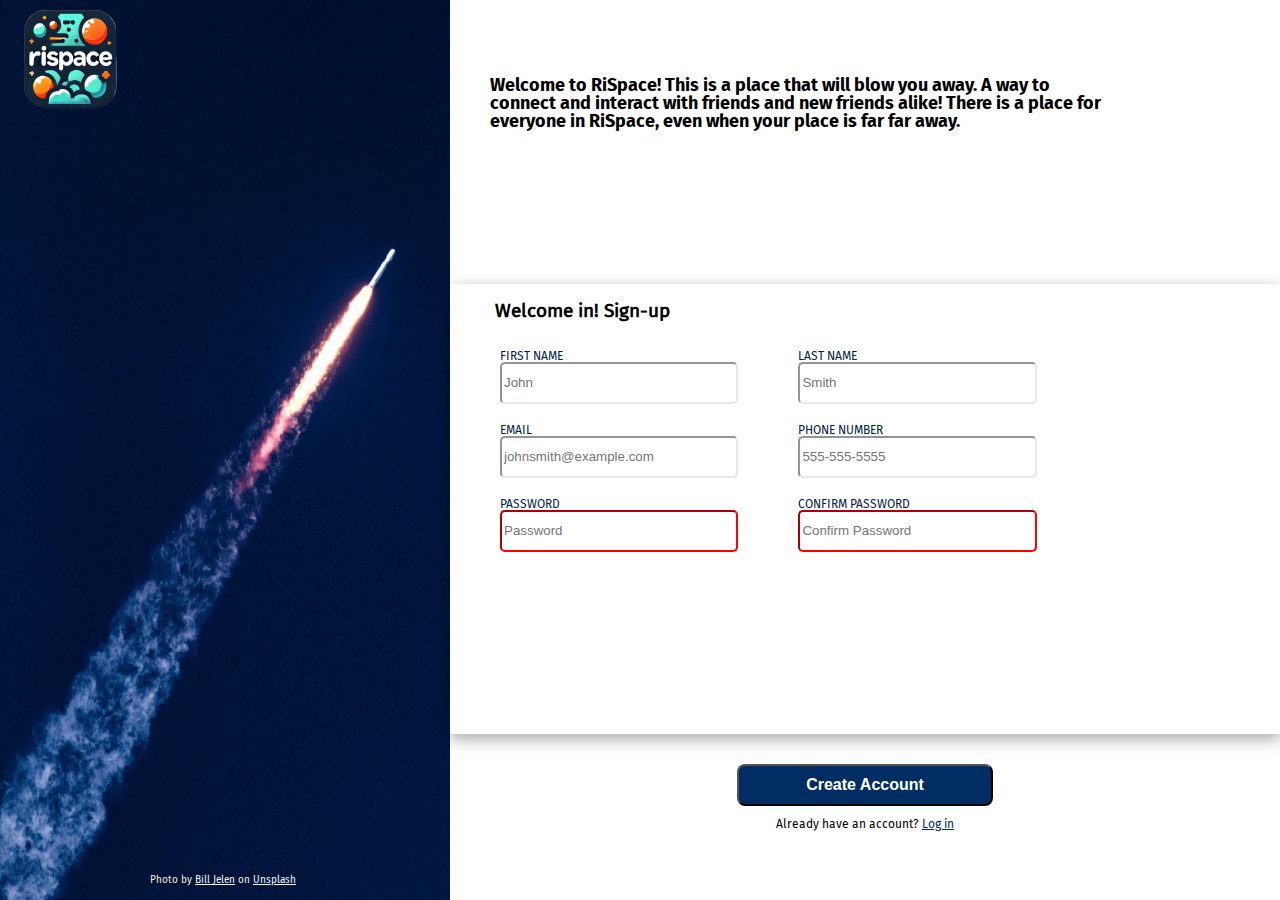
<file: index.html>
<!DOCTYPE html>
<html lang="en">
  <head>
    <meta charset="UTF-8" />
    <meta name="viewport" content="width=device-width, initial-scale=1.0" />
    <title>Sign-up Form</title>
    <link rel="stylesheet" href="style.css" />
  </head>
  <body>
    <div class="main-container">
      <div class="left-side">
          <img
            class="rocket-img"
            src="./images/rocket.jpg"
            alt="Rocket Launch"
          />

        <div class="logo">
          <img class="rispace-img" src="./images/rispace.png" alt="rispace" />
          <p>Photo by <a href="https://unsplash.com/@billjelen">Bill Jelen</a> on <a href="https://unsplash.com/">Unsplash</a></p>
        </div>
      </div>

      <div class="right-side">
        <div class="text-container">
          <p>
            Welcome to RiSpace! This is a place that will blow you away. A way
            to connect and interact with friends and new friends alike! There is
            a place for everyone in RiSpace, even when your place is far far
            away.
          </p>
        </div>
        

        <div class="form-container">
          <h3>Welcome in! Sign-up</h3>

          <form>
              <div class="forms">
              <div class="name-input">
                <div>
                <label for="first-name">FIRST NAME</label>
                <input
                  type="text"
                  id="first-name"
                  name="name"
                  placeholder="John"
                  required
                />
              </div>
<div>
                <label for="last-name">LAST NAME</label>
                <input
                  type="text"
                  id="last-name"
                  name="name"
                  placeholder="Smith"
                  required
                />
              </div>
              </div>

              <div class="email-phone">
              <div>
                <label for="email-address">EMAIL</label>

                <input
                  type="email"
                  id="email-address"
                  name="email"
                  placeholder="johnsmith@example.com"
                  required
                />
              </div>
              <div>
                <label for="phone-number">PHONE NUMBER</label>

                <input
                  type="tel"
                  id="phone-number"
                  name="phone"
                  placeholder="555-555-5555"
                  required
                />
              </div>
              </div>

              <div class="password-input">
                <div>
                <label for="password">PASSWORD</label>

                <input
                  type="password"
                  id="password"
                  name="pass"
                  placeholder="Password"
                  minlength="8"
                  required
                />
                </div>
              <div>
                <label for="confirm-password">CONFIRM PASSWORD</label>

                <input
                  type="password"
                  id="confirm-password"
                  name="confirm-pass"
                  placeholder="Confirm Password"
                  required
                />
              </div>
              </div>
            </div>
          </div>

          <div class="create-account">
            <div class="button-container">
              <button>Create Account</button>
            </div>
          </form>

          <div class="login-redirect">
            <p>
              Already have an account?
              <a href="https://www.google.com">Log in</a>
            </p>
          </div>
          </div>
      </div>
    </div>
  </body>
</html>
</file>
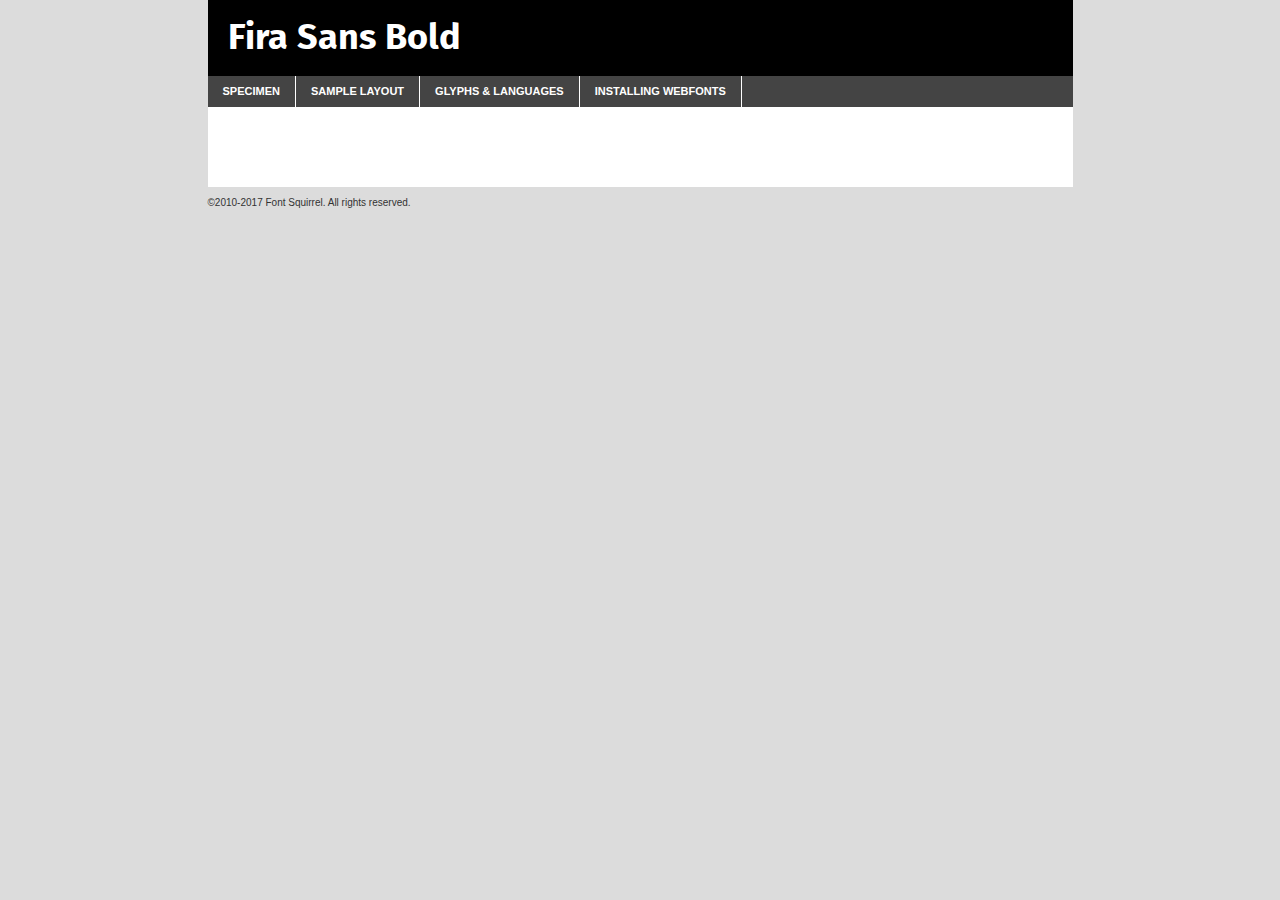
<file: webfontkit/firasans-bold-demo.html>
<!DOCTYPE html PUBLIC "-//W3C//DTD XHTML 1.0 Transitional//EN"
        "http://www.w3.org/TR/xhtml1/DTD/xhtml1-transitional.dtd">

<html xmlns="http://www.w3.org/1999/xhtml" xml:lang="en" lang="en">
<head>
    <meta http-equiv="Content-Type" content="text/html; charset=utf-8"/>
    <script src="http://ajax.googleapis.com/ajax/libs/jquery/1.7.2/jquery.min.js" type="text/javascript" charset="utf-8"></script>
    <script type="text/javascript">
		(function($) {
			$.fn.easyTabs = function(option) {
				var param = jQuery.extend({ fadeSpeed: 'fast', defaultContent: 1, activeClass: 'active' }, option);
				$(this).each(function() {
					var thisId = '#' + this.id;
					if ( param.defaultContent == '' )
					{
						param.defaultContent = 1;
					}
					if ( typeof param.defaultContent == 'number' )
					{
						var defaultTab = $(thisId + ' .tabs li:eq(' + (param.defaultContent - 1) + ') a').attr('href').substr(1);
					}
					else
					{
						var defaultTab = param.defaultContent;
					}
					$(thisId + ' .tabs li a').each(function() {
						var tabToHide = $(this).attr('href').substr(1);
						$('#' + tabToHide).addClass('easytabs-tab-content');
					});
					hideAll();
					changeContent(defaultTab);

					function hideAll() {$(thisId + ' .easytabs-tab-content').hide();}

					function changeContent(tabId)
					{
						hideAll();
						$(thisId + ' .tabs li').removeClass(param.activeClass);
						$(thisId + ' .tabs li a[href=#' + tabId + ']').closest('li').addClass(param.activeClass);
						if ( param.fadeSpeed != 'none' )
						{
							$(thisId + ' #' + tabId).fadeIn(param.fadeSpeed);
						}
						else
						{
							$(thisId + ' #' + tabId).show();
						}
					}

					$(thisId + ' .tabs li').click(function() {
						var tabId = $(this).find('a').attr('href').substr(1);
						changeContent(tabId);
						return false;
					});
				});
			}
		})(jQuery);
    </script>
    <link rel="stylesheet" href="specimen_files/specimen_stylesheet.css" type="text/css" charset="utf-8"/>
    <link rel="stylesheet" href="stylesheet.css" type="text/css" charset="utf-8"/>

    <style type="text/css">
        		body {
			font-family: 'fira_sansbold';
        		}

            </style>

    <title>Fira Sans Bold Specimen</title>


    <script type="text/javascript" charset="utf-8">
		$(document).ready(function() {
			$('#container').easyTabs({ defaultContent: 1 });
		});
    </script>
</head>

<body>
<div id="container">
    <div id="header">
		Fira Sans Bold    </div>
    <ul class="tabs">
        <li><a href="#specimen">Specimen</a></li>
        <li><a href="#layout">Sample Layout</a></li>
		        <li><a href="#glyphs">Glyphs &amp; Languages</a></li>
        <li><a href="#installing">Installing Webfonts</a></li>

    </ul>

    <div id="main_content">


        <div id="specimen">

            <div class="section">
                <div class="grid12 firstcol">
                    <div class="huge">AaBb</div>
                </div>
            </div>

            <div class="section">
                <div class="glyph_range">A&#x200B;B&#x200b;C&#x200b;D&#x200b;E&#x200b;F&#x200b;G&#x200b;H&#x200b;I&#x200b;J&#x200b;K&#x200b;L&#x200b;M&#x200b;N&#x200b;O&#x200b;P&#x200b;Q&#x200b;R&#x200b;S&#x200b;T&#x200b;U&#x200b;V&#x200b;W&#x200b;X&#x200b;Y&#x200b;Z&#x200b;a&#x200b;b&#x200b;c&#x200b;d&#x200b;e&#x200b;f&#x200b;g&#x200b;h&#x200b;i&#x200b;j&#x200b;k&#x200b;l&#x200b;m&#x200b;n&#x200b;o&#x200b;p&#x200b;q&#x200b;r&#x200b;s&#x200b;t&#x200b;u&#x200b;v&#x200b;w&#x200b;x&#x200b;y&#x200b;z&#x200b;1&#x200b;2&#x200b;3&#x200b;4&#x200b;5&#x200b;6&#x200b;7&#x200b;8&#x200b;9&#x200b;0&#x200b;&amp;&#x200b;.&#x200b;,&#x200b;?&#x200b;!&#x200b;&#64;&#x200b;(&#x200b;)&#x200b;#&#x200b;$&#x200b;%&#x200b;*&#x200b;+&#x200b;-&#x200b;=&#x200b;:&#x200b;;</div>
            </div>
            <div class="section">
                <div class="grid12 firstcol">
                    <table class="sample_table">
                        <tr>
                            <td>10</td>
                            <td class="size10">abcdefghijklmnopqrstuvwxyzABCDEFGHIJKLMNOPQRSTUVWXYZ0123456789abcdefghijklmnopqrstuvwxyzABCDEFGHIJKLMNOPQRSTUVWXYZ0123456789abcdefghijklmnopqrstuvwxyzABCDEFGHIJKLMNOPQRSTUVWXYZ</td>
                        </tr>
                        <tr>
                            <td>11</td>
                            <td class="size11">abcdefghijklmnopqrstuvwxyzABCDEFGHIJKLMNOPQRSTUVWXYZ0123456789abcdefghijklmnopqrstuvwxyzABCDEFGHIJKLMNOPQRSTUVWXYZ0123456789abcdefghijklmnopqrstuvwxyzABCDEFGHIJKLMNOPQRSTUVWXYZ</td>
                        </tr>
                        <tr>
                            <td>12</td>
                            <td class="size12">abcdefghijklmnopqrstuvwxyzABCDEFGHIJKLMNOPQRSTUVWXYZ0123456789abcdefghijklmnopqrstuvwxyzABCDEFGHIJKLMNOPQRSTUVWXYZ0123456789abcdefghijklmnopqrstuvwxyzABCDEFGHIJKLMNOPQRSTUVWXYZ</td>
                        </tr>
                        <tr>
                            <td>13</td>
                            <td class="size13">abcdefghijklmnopqrstuvwxyzABCDEFGHIJKLMNOPQRSTUVWXYZ0123456789abcdefghijklmnopqrstuvwxyzABCDEFGHIJKLMNOPQRSTUVWXYZ0123456789abcdefghijklmnopqrstuvwxyzABCDEFGHIJKLMNOPQRSTUVWXYZ</td>
                        </tr>
                        <tr>
                            <td>14</td>
                            <td class="size14">abcdefghijklmnopqrstuvwxyzABCDEFGHIJKLMNOPQRSTUVWXYZ0123456789abcdefghijklmnopqrstuvwxyzABCDEFGHIJKLMNOPQRSTUVWXYZ0123456789abcdefghijklmnopqrstuvwxyzABCDEFGHIJKLMNOPQRSTUVWXYZ</td>
                        </tr>
                        <tr>
                            <td>16</td>
                            <td class="size16">abcdefghijklmnopqrstuvwxyzABCDEFGHIJKLMNOPQRSTUVWXYZ0123456789abcdefghijklmnopqrstuvwxyzABCDEFGHIJKLMNOPQRSTUVWXYZ</td>
                        </tr>
                        <tr>
                            <td>18</td>
                            <td class="size18">abcdefghijklmnopqrstuvwxyzABCDEFGHIJKLMNOPQRSTUVWXYZ0123456789abcdefghijklmnopqrstuvwxyzABCDEFGHIJKLMNOPQRSTUVWXYZ</td>
                        </tr>
                        <tr>
                            <td>20</td>
                            <td class="size20">abcdefghijklmnopqrstuvwxyzABCDEFGHIJKLMNOPQRSTUVWXYZ0123456789abcdefghijklmnopqrstuvwxyzABCDEFGHIJKLMNOPQRSTUVWXYZ</td>
                        </tr>
                        <tr>
                            <td>24</td>
                            <td class="size24">abcdefghijklmnopqrstuvwxyzABCDEFGHIJKLMNOPQRSTUVWXYZ0123456789abcdefghijklmnopqrstuvwxyzABCDEFGHIJKLMNOPQRSTUVWXYZ</td>
                        </tr>
                        <tr>
                            <td>30</td>
                            <td class="size30">abcdefghijklmnopqrstuvwxyzABCDEFGHIJKLMNOPQRSTUVWXYZ0123456789abcdefghijklmnopqrstuvwxyzABCDEFGHIJKLMNOPQRSTUVWXYZ</td>
                        </tr>
                        <tr>
                            <td>36</td>
                            <td class="size36">abcdefghijklmnopqrstuvwxyzABCDEFGHIJKLMNOPQRSTUVWXYZ0123456789abcdefghijklmnopqrstuvwxyzABCDEFGHIJKLMNOPQRSTUVWXYZ</td>
                        </tr>
                        <tr>
                            <td>48</td>
                            <td class="size48">abcdefghijklmnopqrstuvwxyzABCDEFGHIJKLMNOPQRSTUVWXYZ0123456789abcdefghijklmnopqrstuvwxyzABCDEFGHIJKLMNOPQRSTUVWXYZ</td>
                        </tr>
                        <tr>
                            <td>60</td>
                            <td class="size60">abcdefghijklmnopqrstuvwxyzABCDEFGHIJKLMNOPQRSTUVWXYZ0123456789abcdefghijklmnopqrstuvwxyzABCDEFGHIJKLMNOPQRSTUVWXYZ</td>
                        </tr>
                        <tr>
                            <td>72</td>
                            <td class="size72">abcdefghijklmnopqrstuvwxyzABCDEFGHIJKLMNOPQRSTUVWXYZ0123456789abcdefghijklmnopqrstuvwxyzABCDEFGHIJKLMNOPQRSTUVWXYZ</td>
                        </tr>
                        <tr>
                            <td>90</td>
                            <td class="size90">abcdefghijklmnopqrstuvwxyzABCDEFGHIJKLMNOPQRSTUVWXYZ0123456789abcdefghijklmnopqrstuvwxyzABCDEFGHIJKLMNOPQRSTUVWXYZ</td>
                        </tr>
                    </table>

                </div>

            </div>


            <div class="section" id="bodycomparison">


                <div id="xheight">
                    <div class="fontbody">&#x25FC;&#x25FC;&#x25FC;&#x25FC;&#x25FC;&#x25FC;&#x25FC;&#x25FC;&#x25FC;&#x25FC;&#x25FC;&#x25FC;&#x25FC;&#x25FC;&#x25FC;&#x25FC;&#x25FC;&#x25FC;&#x25FC;&#x25FC;&#x25FC;&#x25FC;&#x25FC;&#x25FC;&#x25FC;&#x25FC;&#x25FC;&#x25FC;&#x25FC;&#x25FC;&#x25FC;&#x25FC;&#x25FC;&#x25FC;&#x25FC;&#x25FC;&#x25FC;&#x25FC;&#x25FC;&#x25FC;&#x25FC;&#x25FC;&#x25FC;&#x25FC;&#x25FC;&#x25FC;&#x25FC;&#x25FC;&#x25FC;&#x25FC;&#x25FC;&#x25FC;&#x25FC;&#x25FC;&#x25FC;&#x25FC;&#x25FC;&#x25FC;&#x25FC;&#x25FC;&#x25FC;&#x25FC;&#x25FC;&#x25FC;&#x25FC;&#x25FC;&#x25FC;&#x25FC;&#x25FC;&#x25FC;&#x25FC;&#x25FC;&#x25FC;&#x25FC;&#x25FC;&#x25FC;&#x25FC;&#x25FC;&#x25FC;&#x25FC;&#x25FC;&#x25FC;&#x25FC;&#x25FC;&#x25FC;&#x25FC;&#x25FC;&#x25FC;&#x25FC;&#x25FC;&#x25FC;&#x25FC;&#x25FC;&#x25FC;&#x25FC;&#x25FC;&#x25FC;&#x25FC;&#x25FC;body</div>
                    <div class="arialbody">body</div>
                    <div class="verdanabody">body</div>
                    <div class="georgiabody">body</div>
                </div>
                <div class="fontbody" style="z-index:1">
                    body<span>Fira Sans Bold</span>
                </div>
                <div class="arialbody" style="z-index:1">
                    body<span>Arial</span>
                </div>
                <div class="verdanabody" style="z-index:1">
                    body<span>Verdana</span>
                </div>
                <div class="georgiabody" style="z-index:1">
                    body<span>Georgia</span>
                </div>


            </div>


            <div class="section psample psample_row1" id="">

                <div class="grid2 firstcol">
                    <p class="size10"><span>10.</span>Aenean lacinia bibendum nulla sed consectetur. Fusce dapibus, tellus ac cursus commodo, tortor mauris condimentum nibh, ut fermentum massa justo sit amet risus. Nullam id dolor id nibh ultricies vehicula ut id elit. Cum sociis natoque penatibus et magnis dis parturient montes, nascetur ridiculus mus. Nulla vitae elit libero, a pharetra augue.</p>

                </div>
                <div class="grid3">
                    <p class="size11"><span>11.</span>Aenean lacinia bibendum nulla sed consectetur. Fusce dapibus, tellus ac cursus commodo, tortor mauris condimentum nibh, ut fermentum massa justo sit amet risus. Nullam id dolor id nibh ultricies vehicula ut id elit. Cum sociis natoque penatibus et magnis dis parturient montes, nascetur ridiculus mus. Nulla vitae elit libero, a pharetra augue.</p>

                </div>
                <div class="grid3">
                    <p class="size12"><span>12.</span>Aenean lacinia bibendum nulla sed consectetur. Fusce dapibus, tellus ac cursus commodo, tortor mauris condimentum nibh, ut fermentum massa justo sit amet risus. Nullam id dolor id nibh ultricies vehicula ut id elit. Cum sociis natoque penatibus et magnis dis parturient montes, nascetur ridiculus mus. Nulla vitae elit libero, a pharetra augue.</p>

                </div>
                <div class="grid4">
                    <p class="size13"><span>13.</span>Aenean lacinia bibendum nulla sed consectetur. Fusce dapibus, tellus ac cursus commodo, tortor mauris condimentum nibh, ut fermentum massa justo sit amet risus. Nullam id dolor id nibh ultricies vehicula ut id elit. Cum sociis natoque penatibus et magnis dis parturient montes, nascetur ridiculus mus. Nulla vitae elit libero, a pharetra augue.</p>

                </div>
                <div class="white_blend"></div>

            </div>
            <div class="section psample psample_row2" id="">
                <div class="grid3 firstcol">
                    <p class="size14"><span>14.</span>Aenean lacinia bibendum nulla sed consectetur. Fusce dapibus, tellus ac cursus commodo, tortor mauris condimentum nibh, ut fermentum massa justo sit amet risus. Nullam id dolor id nibh ultricies vehicula ut id elit. Cum sociis natoque penatibus et magnis dis parturient montes, nascetur ridiculus mus. Nulla vitae elit libero, a pharetra augue.</p>

                </div>
                <div class="grid4">
                    <p class="size16"><span>16.</span>Aenean lacinia bibendum nulla sed consectetur. Fusce dapibus, tellus ac cursus commodo, tortor mauris condimentum nibh, ut fermentum massa justo sit amet risus. Nullam id dolor id nibh ultricies vehicula ut id elit. Cum sociis natoque penatibus et magnis dis parturient montes, nascetur ridiculus mus. Nulla vitae elit libero, a pharetra augue.</p>

                </div>
                <div class="grid5">
                    <p class="size18"><span>18.</span>Aenean lacinia bibendum nulla sed consectetur. Fusce dapibus, tellus ac cursus commodo, tortor mauris condimentum nibh, ut fermentum massa justo sit amet risus. Nullam id dolor id nibh ultricies vehicula ut id elit. Cum sociis natoque penatibus et magnis dis parturient montes, nascetur ridiculus mus. Nulla vitae elit libero, a pharetra augue.</p>

                </div>

                <div class="white_blend"></div>

            </div>

            <div class="section psample psample_row3" id="">
                <div class="grid5 firstcol">
                    <p class="size20"><span>20.</span>Aenean lacinia bibendum nulla sed consectetur. Fusce dapibus, tellus ac cursus commodo, tortor mauris condimentum nibh, ut fermentum massa justo sit amet risus. Nullam id dolor id nibh ultricies vehicula ut id elit. Cum sociis natoque penatibus et magnis dis parturient montes, nascetur ridiculus mus. Nulla vitae elit libero, a pharetra augue.</p>
                </div>
                <div class="grid7">
                    <p class="size24"><span>24.</span>Aenean lacinia bibendum nulla sed consectetur. Fusce dapibus, tellus ac cursus commodo, tortor mauris condimentum nibh, ut fermentum massa justo sit amet risus. Nullam id dolor id nibh ultricies vehicula ut id elit. Cum sociis natoque penatibus et magnis dis parturient montes, nascetur ridiculus mus. Nulla vitae elit libero, a pharetra augue.</p>
                </div>

                <div class="white_blend"></div>

            </div>

            <div class="section psample psample_row4" id="">
                <div class="grid12 firstcol">
                    <p class="size30"><span>30.</span>Aenean lacinia bibendum nulla sed consectetur. Fusce dapibus, tellus ac cursus commodo, tortor mauris condimentum nibh, ut fermentum massa justo sit amet risus. Nullam id dolor id nibh ultricies vehicula ut id elit. Cum sociis natoque penatibus et magnis dis parturient montes, nascetur ridiculus mus. Nulla vitae elit libero, a pharetra augue.</p>
                </div>
                <div class="white_blend"></div>

            </div>


            <div class="section psample psample_row1 fullreverse">
                <div class="grid2 firstcol">
                    <p class="size10"><span>10.</span>Aenean lacinia bibendum nulla sed consectetur. Fusce dapibus, tellus ac cursus commodo, tortor mauris condimentum nibh, ut fermentum massa justo sit amet risus. Nullam id dolor id nibh ultricies vehicula ut id elit. Cum sociis natoque penatibus et magnis dis parturient montes, nascetur ridiculus mus. Nulla vitae elit libero, a pharetra augue.</p>

                </div>
                <div class="grid3">
                    <p class="size11"><span>11.</span>Aenean lacinia bibendum nulla sed consectetur. Fusce dapibus, tellus ac cursus commodo, tortor mauris condimentum nibh, ut fermentum massa justo sit amet risus. Nullam id dolor id nibh ultricies vehicula ut id elit. Cum sociis natoque penatibus et magnis dis parturient montes, nascetur ridiculus mus. Nulla vitae elit libero, a pharetra augue.</p>

                </div>
                <div class="grid3">
                    <p class="size12"><span>12.</span>Aenean lacinia bibendum nulla sed consectetur. Fusce dapibus, tellus ac cursus commodo, tortor mauris condimentum nibh, ut fermentum massa justo sit amet risus. Nullam id dolor id nibh ultricies vehicula ut id elit. Cum sociis natoque penatibus et magnis dis parturient montes, nascetur ridiculus mus. Nulla vitae elit libero, a pharetra augue.</p>

                </div>
                <div class="grid4">
                    <p class="size13"><span>13.</span>Aenean lacinia bibendum nulla sed consectetur. Fusce dapibus, tellus ac cursus commodo, tortor mauris condimentum nibh, ut fermentum massa justo sit amet risus. Nullam id dolor id nibh ultricies vehicula ut id elit. Cum sociis natoque penatibus et magnis dis parturient montes, nascetur ridiculus mus. Nulla vitae elit libero, a pharetra augue.</p>

                </div>
                <div class="black_blend"></div>

            </div>

            <div class="section psample psample_row2 fullreverse">
                <div class="grid3 firstcol">
                    <p class="size14"><span>14.</span>Aenean lacinia bibendum nulla sed consectetur. Fusce dapibus, tellus ac cursus commodo, tortor mauris condimentum nibh, ut fermentum massa justo sit amet risus. Nullam id dolor id nibh ultricies vehicula ut id elit. Cum sociis natoque penatibus et magnis dis parturient montes, nascetur ridiculus mus. Nulla vitae elit libero, a pharetra augue.</p>

                </div>
                <div class="grid4">
                    <p class="size16"><span>16.</span>Aenean lacinia bibendum nulla sed consectetur. Fusce dapibus, tellus ac cursus commodo, tortor mauris condimentum nibh, ut fermentum massa justo sit amet risus. Nullam id dolor id nibh ultricies vehicula ut id elit. Cum sociis natoque penatibus et magnis dis parturient montes, nascetur ridiculus mus. Nulla vitae elit libero, a pharetra augue.</p>

                </div>
                <div class="grid5">
                    <p class="size18"><span>18.</span>Aenean lacinia bibendum nulla sed consectetur. Fusce dapibus, tellus ac cursus commodo, tortor mauris condimentum nibh, ut fermentum massa justo sit amet risus. Nullam id dolor id nibh ultricies vehicula ut id elit. Cum sociis natoque penatibus et magnis dis parturient montes, nascetur ridiculus mus. Nulla vitae elit libero, a pharetra augue.</p>

                </div>
                <div class="black_blend"></div>

            </div>

            <div class="section psample fullreverse psample_row3" id="">
                <div class="grid5 firstcol">
                    <p class="size20"><span>20.</span>Aenean lacinia bibendum nulla sed consectetur. Fusce dapibus, tellus ac cursus commodo, tortor mauris condimentum nibh, ut fermentum massa justo sit amet risus. Nullam id dolor id nibh ultricies vehicula ut id elit. Cum sociis natoque penatibus et magnis dis parturient montes, nascetur ridiculus mus. Nulla vitae elit libero, a pharetra augue.</p>
                </div>
                <div class="grid7">
                    <p class="size24"><span>24.</span>Aenean lacinia bibendum nulla sed consectetur. Fusce dapibus, tellus ac cursus commodo, tortor mauris condimentum nibh, ut fermentum massa justo sit amet risus. Nullam id dolor id nibh ultricies vehicula ut id elit. Cum sociis natoque penatibus et magnis dis parturient montes, nascetur ridiculus mus. Nulla vitae elit libero, a pharetra augue.</p>
                </div>

                <div class="black_blend"></div>

            </div>

            <div class="section psample fullreverse psample_row4" id="" style="border-bottom: 20px #000 solid;">
                <div class="grid12 firstcol">
                    <p class="size30"><span>30.</span>Aenean lacinia bibendum nulla sed consectetur. Fusce dapibus, tellus ac cursus commodo, tortor mauris condimentum nibh, ut fermentum massa justo sit amet risus. Nullam id dolor id nibh ultricies vehicula ut id elit. Cum sociis natoque penatibus et magnis dis parturient montes, nascetur ridiculus mus. Nulla vitae elit libero, a pharetra augue.</p>
                </div>
                <div class="black_blend"></div>

            </div>


        </div>

        <div id="layout">

            <div class="section">

                <div class="grid12 firstcol">
                    <h1>Lorem Ipsum Dolor</h1>
                    <h2>Etiam porta sem malesuada magna mollis euismod</h2>

                    <p class="byline">By <a href="#link">Aenean Lacinia</a></p>
                </div>
            </div>
            <div class="section">
                <div class="grid8 firstcol">
                    <p class="large">Donec sed odio dui. Morbi leo risus, porta ac consectetur ac, vestibulum at eros. Fusce dapibus, tellus ac cursus commodo, tortor mauris condimentum nibh, ut fermentum massa justo sit amet risus. </p>


                    <h3>Pellentesque ornare sem</h3>

                    <p>Maecenas sed diam eget risus varius blandit sit amet non magna. Maecenas faucibus mollis interdum. Donec ullamcorper nulla non metus auctor fringilla. Nullam id dolor id nibh ultricies vehicula ut id elit. Nullam id dolor id nibh ultricies vehicula ut id elit. </p>

                    <p>Aenean eu leo quam. Pellentesque ornare sem lacinia quam venenatis vestibulum. Lorem ipsum dolor sit amet, consectetur adipiscing elit. Cum sociis natoque penatibus et magnis dis parturient montes, nascetur ridiculus mus. </p>

                    <p>Nulla vitae elit libero, a pharetra augue. Praesent commodo cursus magna, vel scelerisque nisl consectetur et. Aenean lacinia bibendum nulla sed consectetur. </p>

                    <p>Nullam quis risus eget urna mollis ornare vel eu leo. Nullam quis risus eget urna mollis ornare vel eu leo. Maecenas sed diam eget risus varius blandit sit amet non magna. Donec ullamcorper nulla non metus auctor fringilla. </p>

                    <h3>Cras mattis consectetur</h3>

                    <p>Aenean eu leo quam. Pellentesque ornare sem lacinia quam venenatis vestibulum. Aenean lacinia bibendum nulla sed consectetur. Integer posuere erat a ante venenatis dapibus posuere velit aliquet. Cras mattis consectetur purus sit amet fermentum. </p>

                    <p>Nullam id dolor id nibh ultricies vehicula ut id elit. Nullam quis risus eget urna mollis ornare vel eu leo. Cras mattis consectetur purus sit amet fermentum.</p>
                </div>

                <div class="grid4 sidebar">

                    <div class="box reverse">
                        <p class="last">Nullam quis risus eget urna mollis ornare vel eu leo. Donec ullamcorper nulla non metus auctor fringilla. Cras mattis consectetur purus sit amet fermentum. Sed posuere consectetur est at lobortis. Lorem ipsum dolor sit amet, consectetur adipiscing elit. </p>
                    </div>

                    <p class="caption">Maecenas sed diam eget risus varius.</p>

                    <p>Vestibulum id ligula porta felis euismod semper. Integer posuere erat a ante venenatis dapibus posuere velit aliquet. Vestibulum id ligula porta felis euismod semper. Sed posuere consectetur est at lobortis. Maecenas sed diam eget risus varius blandit sit amet non magna. Fusce dapibus, tellus ac cursus commodo, tortor mauris condimentum nibh, ut fermentum massa justo sit amet risus. </p>


                    <p>Duis mollis, est non commodo luctus, nisi erat porttitor ligula, eget lacinia odio sem nec elit. Aenean lacinia bibendum nulla sed consectetur. Vivamus sagittis lacus vel augue laoreet rutrum faucibus dolor auctor. Aenean lacinia bibendum nulla sed consectetur. Nullam quis risus eget urna mollis ornare vel eu leo. </p>

                    <p>Praesent commodo cursus magna, vel scelerisque nisl consectetur et. Donec ullamcorper nulla non metus auctor fringilla. Maecenas faucibus mollis interdum. Fusce dapibus, tellus ac cursus commodo, tortor mauris condimentum nibh, ut fermentum massa justo sit amet risus. </p>

                </div>
            </div>

        </div>


		

        <div id="glyphs">
            <div class="section">
                <div class="grid12 firstcol">

                    <h1>Language Support</h1>
                    <p>The subset of Fira Sans Bold in this kit supports the following languages:<br/>

						Albanian, Basque, Breton, Chamorro, Danish, Dutch, English, Faroese, Finnish, French, Frisian, Galician, German, Icelandic, Italian, Malagasy, Norwegian, Portuguese, Spanish, Alsatian, Aragonese, Arapaho, Arrernte, Asturian, Aymara, Bislama, Cebuano, Corsican, Fijian, French_creole, Genoese, Gilbertese, Greenlandic, Haitian_creole, Hiligaynon, Hmong, Hopi, Ibanag, Iloko_ilokano, Indonesian, Interglossa_glosa, Interlingua, Irish_gaelic, Jerriais, Lojban, Lombard, Luxembourgeois, Manx, Mohawk, Norfolk_pitcairnese, Occitan, Oromo, Pangasinan, Papiamento, Piedmontese, Potawatomi, Rhaeto-romance, Romansh, Rotokas, Sami_lule, Samoan, Sardinian, Scots_gaelic, Seychelles_creole, Shona, Sicilian, Somali, Southern_ndebele, Swahili, Swati_swazi, Tagalog_filipino_pilipino, Tetum, Tok_pisin, Uyghur_latinized, Volapuk, Walloon, Warlpiri, Xhosa, Yapese, Zulu, Latinbasic, Ubasic, Demo                    </p>
                    <h1>Glyph Chart</h1>
                    <p>The subset of Fira Sans Bold in this kit includes all the glyphs listed below. Unicode entities are included above each glyph to help you insert individual characters into your layout.</p>
                    <div id="glyph_chart">

																				                                <div><p>&amp;#13;</p>&#13;</div>
																				                                <div><p>&amp;#32;</p>&#32;</div>
																				                                <div><p>&amp;#33;</p>&#33;</div>
																				                                <div><p>&amp;#34;</p>&#34;</div>
																				                                <div><p>&amp;#35;</p>&#35;</div>
																				                                <div><p>&amp;#36;</p>&#36;</div>
																				                                <div><p>&amp;#37;</p>&#37;</div>
																				                                <div><p>&amp;#38;</p>&#38;</div>
																				                                <div><p>&amp;#39;</p>&#39;</div>
																				                                <div><p>&amp;#40;</p>&#40;</div>
																				                                <div><p>&amp;#41;</p>&#41;</div>
																				                                <div><p>&amp;#42;</p>&#42;</div>
																				                                <div><p>&amp;#43;</p>&#43;</div>
																				                                <div><p>&amp;#44;</p>&#44;</div>
																				                                <div><p>&amp;#45;</p>&#45;</div>
																				                                <div><p>&amp;#46;</p>&#46;</div>
																				                                <div><p>&amp;#47;</p>&#47;</div>
																				                                <div><p>&amp;#48;</p>&#48;</div>
																				                                <div><p>&amp;#49;</p>&#49;</div>
																				                                <div><p>&amp;#50;</p>&#50;</div>
																				                                <div><p>&amp;#51;</p>&#51;</div>
																				                                <div><p>&amp;#52;</p>&#52;</div>
																				                                <div><p>&amp;#53;</p>&#53;</div>
																				                                <div><p>&amp;#54;</p>&#54;</div>
																				                                <div><p>&amp;#55;</p>&#55;</div>
																				                                <div><p>&amp;#56;</p>&#56;</div>
																				                                <div><p>&amp;#57;</p>&#57;</div>
																				                                <div><p>&amp;#58;</p>&#58;</div>
																				                                <div><p>&amp;#59;</p>&#59;</div>
																				                                <div><p>&amp;#60;</p>&#60;</div>
																				                                <div><p>&amp;#61;</p>&#61;</div>
																				                                <div><p>&amp;#62;</p>&#62;</div>
																				                                <div><p>&amp;#63;</p>&#63;</div>
																				                                <div><p>&amp;#64;</p>&#64;</div>
																				                                <div><p>&amp;#65;</p>&#65;</div>
																				                                <div><p>&amp;#66;</p>&#66;</div>
																				                                <div><p>&amp;#67;</p>&#67;</div>
																				                                <div><p>&amp;#68;</p>&#68;</div>
																				                                <div><p>&amp;#69;</p>&#69;</div>
																				                                <div><p>&amp;#70;</p>&#70;</div>
																				                                <div><p>&amp;#71;</p>&#71;</div>
																				                                <div><p>&amp;#72;</p>&#72;</div>
																				                                <div><p>&amp;#73;</p>&#73;</div>
																				                                <div><p>&amp;#74;</p>&#74;</div>
																				                                <div><p>&amp;#75;</p>&#75;</div>
																				                                <div><p>&amp;#76;</p>&#76;</div>
																				                                <div><p>&amp;#77;</p>&#77;</div>
																				                                <div><p>&amp;#78;</p>&#78;</div>
																				                                <div><p>&amp;#79;</p>&#79;</div>
																				                                <div><p>&amp;#80;</p>&#80;</div>
																				                                <div><p>&amp;#81;</p>&#81;</div>
																				                                <div><p>&amp;#82;</p>&#82;</div>
																				                                <div><p>&amp;#83;</p>&#83;</div>
																				                                <div><p>&amp;#84;</p>&#84;</div>
																				                                <div><p>&amp;#85;</p>&#85;</div>
																				                                <div><p>&amp;#86;</p>&#86;</div>
																				                                <div><p>&amp;#87;</p>&#87;</div>
																				                                <div><p>&amp;#88;</p>&#88;</div>
																				                                <div><p>&amp;#89;</p>&#89;</div>
																				                                <div><p>&amp;#90;</p>&#90;</div>
																				                                <div><p>&amp;#91;</p>&#91;</div>
																				                                <div><p>&amp;#92;</p>&#92;</div>
																				                                <div><p>&amp;#93;</p>&#93;</div>
																				                                <div><p>&amp;#94;</p>&#94;</div>
																				                                <div><p>&amp;#95;</p>&#95;</div>
																				                                <div><p>&amp;#96;</p>&#96;</div>
																				                                <div><p>&amp;#97;</p>&#97;</div>
																				                                <div><p>&amp;#98;</p>&#98;</div>
																				                                <div><p>&amp;#99;</p>&#99;</div>
																				                                <div><p>&amp;#100;</p>&#100;</div>
																				                                <div><p>&amp;#101;</p>&#101;</div>
																				                                <div><p>&amp;#102;</p>&#102;</div>
																				                                <div><p>&amp;#103;</p>&#103;</div>
																				                                <div><p>&amp;#104;</p>&#104;</div>
																				                                <div><p>&amp;#105;</p>&#105;</div>
																				                                <div><p>&amp;#106;</p>&#106;</div>
																				                                <div><p>&amp;#107;</p>&#107;</div>
																				                                <div><p>&amp;#108;</p>&#108;</div>
																				                                <div><p>&amp;#109;</p>&#109;</div>
																				                                <div><p>&amp;#110;</p>&#110;</div>
																				                                <div><p>&amp;#111;</p>&#111;</div>
																				                                <div><p>&amp;#112;</p>&#112;</div>
																				                                <div><p>&amp;#113;</p>&#113;</div>
																				                                <div><p>&amp;#114;</p>&#114;</div>
																				                                <div><p>&amp;#115;</p>&#115;</div>
																				                                <div><p>&amp;#116;</p>&#116;</div>
																				                                <div><p>&amp;#117;</p>&#117;</div>
																				                                <div><p>&amp;#118;</p>&#118;</div>
																				                                <div><p>&amp;#119;</p>&#119;</div>
																				                                <div><p>&amp;#120;</p>&#120;</div>
																				                                <div><p>&amp;#121;</p>&#121;</div>
																				                                <div><p>&amp;#122;</p>&#122;</div>
																				                                <div><p>&amp;#123;</p>&#123;</div>
																				                                <div><p>&amp;#124;</p>&#124;</div>
																				                                <div><p>&amp;#125;</p>&#125;</div>
																				                                <div><p>&amp;#126;</p>&#126;</div>
																				                                <div><p>&amp;#160;</p>&#160;</div>
																				                                <div><p>&amp;#161;</p>&#161;</div>
																				                                <div><p>&amp;#162;</p>&#162;</div>
																				                                <div><p>&amp;#163;</p>&#163;</div>
																				                                <div><p>&amp;#164;</p>&#164;</div>
																				                                <div><p>&amp;#165;</p>&#165;</div>
																				                                <div><p>&amp;#166;</p>&#166;</div>
																				                                <div><p>&amp;#167;</p>&#167;</div>
																				                                <div><p>&amp;#168;</p>&#168;</div>
																				                                <div><p>&amp;#169;</p>&#169;</div>
																				                                <div><p>&amp;#170;</p>&#170;</div>
																				                                <div><p>&amp;#171;</p>&#171;</div>
																				                                <div><p>&amp;#172;</p>&#172;</div>
																				                                <div><p>&amp;#173;</p>&#173;</div>
																				                                <div><p>&amp;#174;</p>&#174;</div>
																				                                <div><p>&amp;#175;</p>&#175;</div>
																				                                <div><p>&amp;#176;</p>&#176;</div>
																				                                <div><p>&amp;#177;</p>&#177;</div>
																				                                <div><p>&amp;#178;</p>&#178;</div>
																				                                <div><p>&amp;#179;</p>&#179;</div>
																				                                <div><p>&amp;#180;</p>&#180;</div>
																				                                <div><p>&amp;#181;</p>&#181;</div>
																				                                <div><p>&amp;#182;</p>&#182;</div>
																				                                <div><p>&amp;#183;</p>&#183;</div>
																				                                <div><p>&amp;#184;</p>&#184;</div>
																				                                <div><p>&amp;#185;</p>&#185;</div>
																				                                <div><p>&amp;#186;</p>&#186;</div>
																				                                <div><p>&amp;#187;</p>&#187;</div>
																				                                <div><p>&amp;#188;</p>&#188;</div>
																				                                <div><p>&amp;#189;</p>&#189;</div>
																				                                <div><p>&amp;#190;</p>&#190;</div>
																				                                <div><p>&amp;#191;</p>&#191;</div>
																				                                <div><p>&amp;#192;</p>&#192;</div>
																				                                <div><p>&amp;#193;</p>&#193;</div>
																				                                <div><p>&amp;#194;</p>&#194;</div>
																				                                <div><p>&amp;#195;</p>&#195;</div>
																				                                <div><p>&amp;#196;</p>&#196;</div>
																				                                <div><p>&amp;#197;</p>&#197;</div>
																				                                <div><p>&amp;#198;</p>&#198;</div>
																				                                <div><p>&amp;#199;</p>&#199;</div>
																				                                <div><p>&amp;#200;</p>&#200;</div>
																				                                <div><p>&amp;#201;</p>&#201;</div>
																				                                <div><p>&amp;#202;</p>&#202;</div>
																				                                <div><p>&amp;#203;</p>&#203;</div>
																				                                <div><p>&amp;#204;</p>&#204;</div>
																				                                <div><p>&amp;#205;</p>&#205;</div>
																				                                <div><p>&amp;#206;</p>&#206;</div>
																				                                <div><p>&amp;#207;</p>&#207;</div>
																				                                <div><p>&amp;#208;</p>&#208;</div>
																				                                <div><p>&amp;#209;</p>&#209;</div>
																				                                <div><p>&amp;#210;</p>&#210;</div>
																				                                <div><p>&amp;#211;</p>&#211;</div>
																				                                <div><p>&amp;#212;</p>&#212;</div>
																				                                <div><p>&amp;#213;</p>&#213;</div>
																				                                <div><p>&amp;#214;</p>&#214;</div>
																				                                <div><p>&amp;#215;</p>&#215;</div>
																				                                <div><p>&amp;#216;</p>&#216;</div>
																				                                <div><p>&amp;#217;</p>&#217;</div>
																				                                <div><p>&amp;#218;</p>&#218;</div>
																				                                <div><p>&amp;#219;</p>&#219;</div>
																				                                <div><p>&amp;#220;</p>&#220;</div>
																				                                <div><p>&amp;#221;</p>&#221;</div>
																				                                <div><p>&amp;#222;</p>&#222;</div>
																				                                <div><p>&amp;#223;</p>&#223;</div>
																				                                <div><p>&amp;#224;</p>&#224;</div>
																				                                <div><p>&amp;#225;</p>&#225;</div>
																				                                <div><p>&amp;#226;</p>&#226;</div>
																				                                <div><p>&amp;#227;</p>&#227;</div>
																				                                <div><p>&amp;#228;</p>&#228;</div>
																				                                <div><p>&amp;#229;</p>&#229;</div>
																				                                <div><p>&amp;#230;</p>&#230;</div>
																				                                <div><p>&amp;#231;</p>&#231;</div>
																				                                <div><p>&amp;#232;</p>&#232;</div>
																				                                <div><p>&amp;#233;</p>&#233;</div>
																				                                <div><p>&amp;#234;</p>&#234;</div>
																				                                <div><p>&amp;#235;</p>&#235;</div>
																				                                <div><p>&amp;#236;</p>&#236;</div>
																				                                <div><p>&amp;#237;</p>&#237;</div>
																				                                <div><p>&amp;#238;</p>&#238;</div>
																				                                <div><p>&amp;#239;</p>&#239;</div>
																				                                <div><p>&amp;#240;</p>&#240;</div>
																				                                <div><p>&amp;#241;</p>&#241;</div>
																				                                <div><p>&amp;#242;</p>&#242;</div>
																				                                <div><p>&amp;#243;</p>&#243;</div>
																				                                <div><p>&amp;#244;</p>&#244;</div>
																				                                <div><p>&amp;#245;</p>&#245;</div>
																				                                <div><p>&amp;#246;</p>&#246;</div>
																				                                <div><p>&amp;#247;</p>&#247;</div>
																				                                <div><p>&amp;#248;</p>&#248;</div>
																				                                <div><p>&amp;#249;</p>&#249;</div>
																				                                <div><p>&amp;#250;</p>&#250;</div>
																				                                <div><p>&amp;#251;</p>&#251;</div>
																				                                <div><p>&amp;#252;</p>&#252;</div>
																				                                <div><p>&amp;#253;</p>&#253;</div>
																				                                <div><p>&amp;#254;</p>&#254;</div>
																				                                <div><p>&amp;#255;</p>&#255;</div>
																				                                <div><p>&amp;#338;</p>&#338;</div>
																				                                <div><p>&amp;#339;</p>&#339;</div>
																				                                <div><p>&amp;#376;</p>&#376;</div>
																				                                <div><p>&amp;#710;</p>&#710;</div>
																				                                <div><p>&amp;#732;</p>&#732;</div>
																				                                <div><p>&amp;#8192;</p>&#8192;</div>
																				                                <div><p>&amp;#8193;</p>&#8193;</div>
																				                                <div><p>&amp;#8194;</p>&#8194;</div>
																				                                <div><p>&amp;#8195;</p>&#8195;</div>
																				                                <div><p>&amp;#8196;</p>&#8196;</div>
																				                                <div><p>&amp;#8197;</p>&#8197;</div>
																				                                <div><p>&amp;#8198;</p>&#8198;</div>
																				                                <div><p>&amp;#8199;</p>&#8199;</div>
																				                                <div><p>&amp;#8200;</p>&#8200;</div>
																				                                <div><p>&amp;#8201;</p>&#8201;</div>
																				                                <div><p>&amp;#8202;</p>&#8202;</div>
																				                                <div><p>&amp;#8208;</p>&#8208;</div>
																				                                <div><p>&amp;#8209;</p>&#8209;</div>
																				                                <div><p>&amp;#8210;</p>&#8210;</div>
																				                                <div><p>&amp;#8211;</p>&#8211;</div>
																				                                <div><p>&amp;#8212;</p>&#8212;</div>
																				                                <div><p>&amp;#8216;</p>&#8216;</div>
																				                                <div><p>&amp;#8217;</p>&#8217;</div>
																				                                <div><p>&amp;#8218;</p>&#8218;</div>
																				                                <div><p>&amp;#8220;</p>&#8220;</div>
																				                                <div><p>&amp;#8221;</p>&#8221;</div>
																				                                <div><p>&amp;#8222;</p>&#8222;</div>
																				                                <div><p>&amp;#8226;</p>&#8226;</div>
																				                                <div><p>&amp;#8230;</p>&#8230;</div>
																				                                <div><p>&amp;#8239;</p>&#8239;</div>
																				                                <div><p>&amp;#8249;</p>&#8249;</div>
																				                                <div><p>&amp;#8250;</p>&#8250;</div>
																				                                <div><p>&amp;#8287;</p>&#8287;</div>
																				                                <div><p>&amp;#8364;</p>&#8364;</div>
																				                                <div><p>&amp;#8482;</p>&#8482;</div>
																				                                <div><p>&amp;#9724;</p>&#9724;</div>
																				                                <div><p>&amp;#64257;</p>&#64257;</div>
																				                                <div><p>&amp;#64258;</p>&#64258;</div>
																				                                <div><p>&amp;#64259;</p>&#64259;</div>
																				                                <div><p>&amp;#64260;</p>&#64260;</div>
																																																										                    </div>
                </div>


            </div>
        </div>


        <div id="specs">

        </div>

        <div id="installing">
            <div class="section">
                <div class="grid7 firstcol">
                    <h1>Installing Webfonts</h1>

                    <p>Webfonts are supported by all major browser platforms but not all in the same way. There are currently four different font formats that must be included in order to target all browsers. This includes TTF, WOFF, EOT and SVG.</p>

                    <h2>1. Upload your webfonts</h2>
                    <p>You must upload your webfont kit to your website. They should be in or near the same directory as your CSS files.</p>

                    <h2>2. Include the webfont stylesheet</h2>
                    <p>A special CSS @font-face declaration helps the various browsers select the appropriate font it needs without causing you a bunch of headaches. Learn more about this syntax by reading the <a href="https://www.fontspring.com/blog/further-hardening-of-the-bulletproof-syntax">Fontspring blog post</a> about it. The code for it is as follows:</p>


                    <code>
                        @font-face{
                        font-family: 'MyWebFont';
                        src: url('WebFont.eot');
                        src: url('WebFont.eot?#iefix') format('embedded-opentype'),
                        url('WebFont.woff') format('woff'),
                        url('WebFont.ttf') format('truetype'),
                        url('WebFont.svg#webfont') format('svg');
                        }
                    </code>

                    <p>We've already gone ahead and generated the code for you. All you have to do is link to the stylesheet in your HTML, like this:</p>
                    <code>&lt;link rel=&quot;stylesheet&quot; href=&quot;stylesheet.css&quot; type=&quot;text/css&quot; charset=&quot;utf-8&quot; /&gt;</code>

                    <h2>3. Modify your own stylesheet</h2>
                    <p>To take advantage of your new fonts, you must tell your stylesheet to use them. Look at the original @font-face declaration above and find the property called "font-family." The name linked there will be what you use to reference the font. Prepend that webfont name to the font stack in the "font-family" property, inside the selector you want to change. For example:</p>
                    <code>p { font-family: 'WebFont', Arial, sans-serif; }</code>

                    <h2>4. Test</h2>
                    <p>Getting webfonts to work cross-browser <em>can</em> be tricky. Use the information in the sidebar to help you if you find that fonts aren't loading in a particular browser.</p>
                </div>

                <div class="grid5 sidebar">
                    <div class="box">
                        <h2>Troubleshooting<br/>Font-Face Problems</h2>
                        <p>Having trouble getting your webfonts to load in your new website? Here are some tips to sort out what might be the problem.</p>

                        <h3>Fonts not showing in any browser</h3>

                        <p>This sounds like you need to work on the plumbing. You either did not upload the fonts to the correct directory, or you did not link the fonts properly in the CSS. If you've confirmed that all this is correct and you still have a problem, take a look at your .htaccess file and see if requests are getting intercepted.</p>

                        <h3>Fonts not loading in iPhone or iPad</h3>

                        <p>The most common problem here is that you are serving the fonts from an IIS server. IIS refuses to serve files that have unknown MIME types. If that is the case, you must set the MIME type for SVG to "image/svg+xml" in the server settings. Follow these instructions from Microsoft if you need help.</p>

                        <h3>Fonts not loading in Firefox</h3>

                        <p>The primary reason for this failure? You are still using a version Firefox older than 3.5. So upgrade already! If that isn't it, then you are very likely serving fonts from a different domain. Firefox requires that all font assets be served from the same domain. Lastly it is possible that you need to add WOFF to your list of MIME types (if you are serving via IIS.)</p>

                        <h3>Fonts not loading in IE</h3>

                        <p>Are you looking at Internet Explorer on an actual Windows machine or are you cheating by using a service like Adobe BrowserLab? Many of these screenshot services do not render @font-face for IE. Best to test it on a real machine.</p>

                        <h3>Fonts not loading in IE9</h3>

                        <p>IE9, like Firefox, requires that fonts be served from the same domain as the website. Make sure that is the case.</p>
                    </div>
                </div>
            </div>

        </div>

    </div>
    <div id="footer">
        <p>&copy;2010-2017 Font Squirrel. All rights reserved.</p>
    </div>
</div>
</body>
</html>
</file>
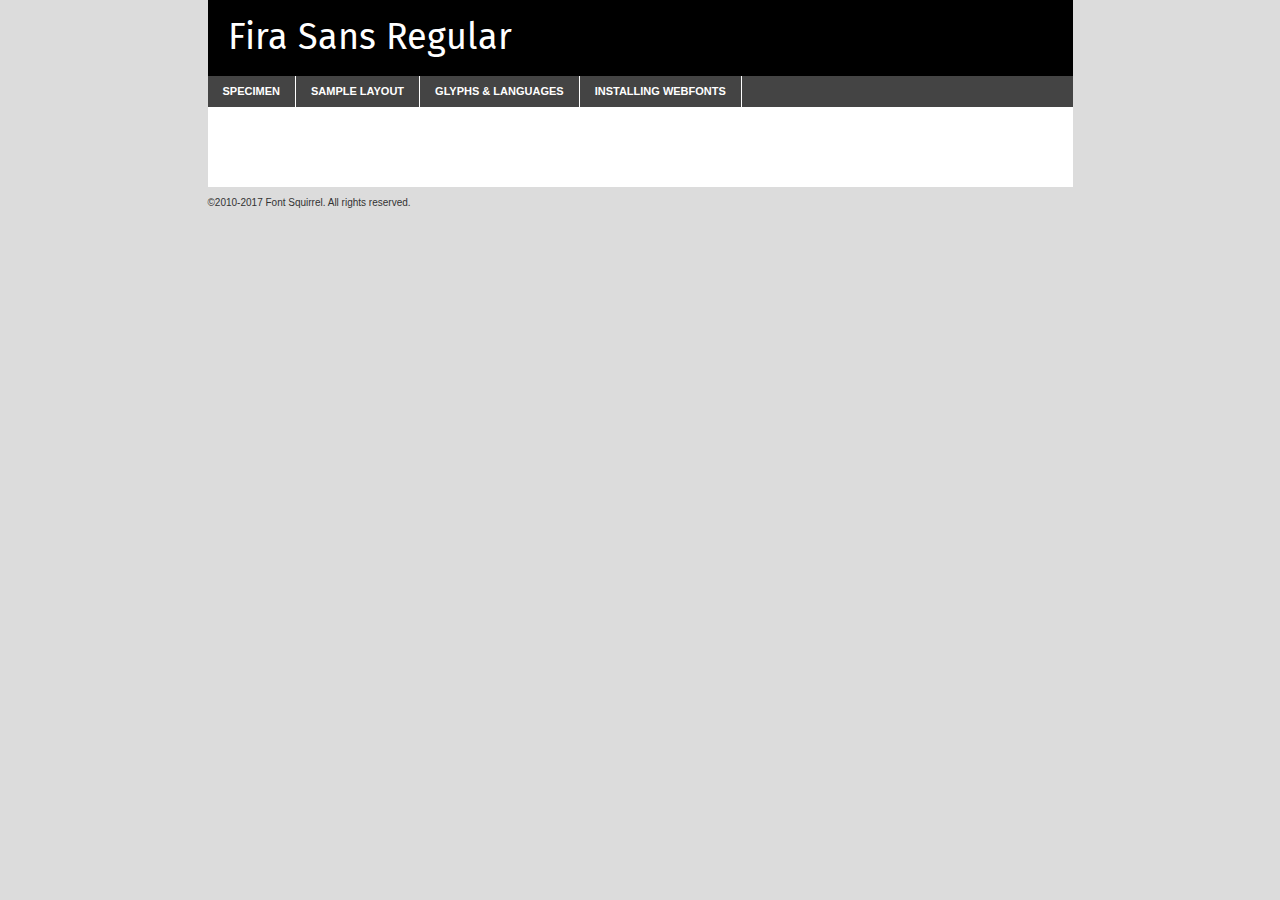
<file: webfontkit/firasans-regular-demo.html>
<!DOCTYPE html PUBLIC "-//W3C//DTD XHTML 1.0 Transitional//EN"
        "http://www.w3.org/TR/xhtml1/DTD/xhtml1-transitional.dtd">

<html xmlns="http://www.w3.org/1999/xhtml" xml:lang="en" lang="en">
<head>
    <meta http-equiv="Content-Type" content="text/html; charset=utf-8"/>
    <script src="http://ajax.googleapis.com/ajax/libs/jquery/1.7.2/jquery.min.js" type="text/javascript" charset="utf-8"></script>
    <script type="text/javascript">
		(function($) {
			$.fn.easyTabs = function(option) {
				var param = jQuery.extend({ fadeSpeed: 'fast', defaultContent: 1, activeClass: 'active' }, option);
				$(this).each(function() {
					var thisId = '#' + this.id;
					if ( param.defaultContent == '' )
					{
						param.defaultContent = 1;
					}
					if ( typeof param.defaultContent == 'number' )
					{
						var defaultTab = $(thisId + ' .tabs li:eq(' + (param.defaultContent - 1) + ') a').attr('href').substr(1);
					}
					else
					{
						var defaultTab = param.defaultContent;
					}
					$(thisId + ' .tabs li a').each(function() {
						var tabToHide = $(this).attr('href').substr(1);
						$('#' + tabToHide).addClass('easytabs-tab-content');
					});
					hideAll();
					changeContent(defaultTab);

					function hideAll() {$(thisId + ' .easytabs-tab-content').hide();}

					function changeContent(tabId)
					{
						hideAll();
						$(thisId + ' .tabs li').removeClass(param.activeClass);
						$(thisId + ' .tabs li a[href=#' + tabId + ']').closest('li').addClass(param.activeClass);
						if ( param.fadeSpeed != 'none' )
						{
							$(thisId + ' #' + tabId).fadeIn(param.fadeSpeed);
						}
						else
						{
							$(thisId + ' #' + tabId).show();
						}
					}

					$(thisId + ' .tabs li').click(function() {
						var tabId = $(this).find('a').attr('href').substr(1);
						changeContent(tabId);
						return false;
					});
				});
			}
		})(jQuery);
    </script>
    <link rel="stylesheet" href="specimen_files/specimen_stylesheet.css" type="text/css" charset="utf-8"/>
    <link rel="stylesheet" href="stylesheet.css" type="text/css" charset="utf-8"/>

    <style type="text/css">
        		body {
			font-family: 'fira_sansregular';
        		}

            </style>

    <title>Fira Sans Regular Specimen</title>


    <script type="text/javascript" charset="utf-8">
		$(document).ready(function() {
			$('#container').easyTabs({ defaultContent: 1 });
		});
    </script>
</head>

<body>
<div id="container">
    <div id="header">
		Fira Sans Regular    </div>
    <ul class="tabs">
        <li><a href="#specimen">Specimen</a></li>
        <li><a href="#layout">Sample Layout</a></li>
		        <li><a href="#glyphs">Glyphs &amp; Languages</a></li>
        <li><a href="#installing">Installing Webfonts</a></li>

    </ul>

    <div id="main_content">


        <div id="specimen">

            <div class="section">
                <div class="grid12 firstcol">
                    <div class="huge">AaBb</div>
                </div>
            </div>

            <div class="section">
                <div class="glyph_range">A&#x200B;B&#x200b;C&#x200b;D&#x200b;E&#x200b;F&#x200b;G&#x200b;H&#x200b;I&#x200b;J&#x200b;K&#x200b;L&#x200b;M&#x200b;N&#x200b;O&#x200b;P&#x200b;Q&#x200b;R&#x200b;S&#x200b;T&#x200b;U&#x200b;V&#x200b;W&#x200b;X&#x200b;Y&#x200b;Z&#x200b;a&#x200b;b&#x200b;c&#x200b;d&#x200b;e&#x200b;f&#x200b;g&#x200b;h&#x200b;i&#x200b;j&#x200b;k&#x200b;l&#x200b;m&#x200b;n&#x200b;o&#x200b;p&#x200b;q&#x200b;r&#x200b;s&#x200b;t&#x200b;u&#x200b;v&#x200b;w&#x200b;x&#x200b;y&#x200b;z&#x200b;1&#x200b;2&#x200b;3&#x200b;4&#x200b;5&#x200b;6&#x200b;7&#x200b;8&#x200b;9&#x200b;0&#x200b;&amp;&#x200b;.&#x200b;,&#x200b;?&#x200b;!&#x200b;&#64;&#x200b;(&#x200b;)&#x200b;#&#x200b;$&#x200b;%&#x200b;*&#x200b;+&#x200b;-&#x200b;=&#x200b;:&#x200b;;</div>
            </div>
            <div class="section">
                <div class="grid12 firstcol">
                    <table class="sample_table">
                        <tr>
                            <td>10</td>
                            <td class="size10">abcdefghijklmnopqrstuvwxyzABCDEFGHIJKLMNOPQRSTUVWXYZ0123456789abcdefghijklmnopqrstuvwxyzABCDEFGHIJKLMNOPQRSTUVWXYZ0123456789abcdefghijklmnopqrstuvwxyzABCDEFGHIJKLMNOPQRSTUVWXYZ</td>
                        </tr>
                        <tr>
                            <td>11</td>
                            <td class="size11">abcdefghijklmnopqrstuvwxyzABCDEFGHIJKLMNOPQRSTUVWXYZ0123456789abcdefghijklmnopqrstuvwxyzABCDEFGHIJKLMNOPQRSTUVWXYZ0123456789abcdefghijklmnopqrstuvwxyzABCDEFGHIJKLMNOPQRSTUVWXYZ</td>
                        </tr>
                        <tr>
                            <td>12</td>
                            <td class="size12">abcdefghijklmnopqrstuvwxyzABCDEFGHIJKLMNOPQRSTUVWXYZ0123456789abcdefghijklmnopqrstuvwxyzABCDEFGHIJKLMNOPQRSTUVWXYZ0123456789abcdefghijklmnopqrstuvwxyzABCDEFGHIJKLMNOPQRSTUVWXYZ</td>
                        </tr>
                        <tr>
                            <td>13</td>
                            <td class="size13">abcdefghijklmnopqrstuvwxyzABCDEFGHIJKLMNOPQRSTUVWXYZ0123456789abcdefghijklmnopqrstuvwxyzABCDEFGHIJKLMNOPQRSTUVWXYZ0123456789abcdefghijklmnopqrstuvwxyzABCDEFGHIJKLMNOPQRSTUVWXYZ</td>
                        </tr>
                        <tr>
                            <td>14</td>
                            <td class="size14">abcdefghijklmnopqrstuvwxyzABCDEFGHIJKLMNOPQRSTUVWXYZ0123456789abcdefghijklmnopqrstuvwxyzABCDEFGHIJKLMNOPQRSTUVWXYZ0123456789abcdefghijklmnopqrstuvwxyzABCDEFGHIJKLMNOPQRSTUVWXYZ</td>
                        </tr>
                        <tr>
                            <td>16</td>
                            <td class="size16">abcdefghijklmnopqrstuvwxyzABCDEFGHIJKLMNOPQRSTUVWXYZ0123456789abcdefghijklmnopqrstuvwxyzABCDEFGHIJKLMNOPQRSTUVWXYZ</td>
                        </tr>
                        <tr>
                            <td>18</td>
                            <td class="size18">abcdefghijklmnopqrstuvwxyzABCDEFGHIJKLMNOPQRSTUVWXYZ0123456789abcdefghijklmnopqrstuvwxyzABCDEFGHIJKLMNOPQRSTUVWXYZ</td>
                        </tr>
                        <tr>
                            <td>20</td>
                            <td class="size20">abcdefghijklmnopqrstuvwxyzABCDEFGHIJKLMNOPQRSTUVWXYZ0123456789abcdefghijklmnopqrstuvwxyzABCDEFGHIJKLMNOPQRSTUVWXYZ</td>
                        </tr>
                        <tr>
                            <td>24</td>
                            <td class="size24">abcdefghijklmnopqrstuvwxyzABCDEFGHIJKLMNOPQRSTUVWXYZ0123456789abcdefghijklmnopqrstuvwxyzABCDEFGHIJKLMNOPQRSTUVWXYZ</td>
                        </tr>
                        <tr>
                            <td>30</td>
                            <td class="size30">abcdefghijklmnopqrstuvwxyzABCDEFGHIJKLMNOPQRSTUVWXYZ0123456789abcdefghijklmnopqrstuvwxyzABCDEFGHIJKLMNOPQRSTUVWXYZ</td>
                        </tr>
                        <tr>
                            <td>36</td>
                            <td class="size36">abcdefghijklmnopqrstuvwxyzABCDEFGHIJKLMNOPQRSTUVWXYZ0123456789abcdefghijklmnopqrstuvwxyzABCDEFGHIJKLMNOPQRSTUVWXYZ</td>
                        </tr>
                        <tr>
                            <td>48</td>
                            <td class="size48">abcdefghijklmnopqrstuvwxyzABCDEFGHIJKLMNOPQRSTUVWXYZ0123456789abcdefghijklmnopqrstuvwxyzABCDEFGHIJKLMNOPQRSTUVWXYZ</td>
                        </tr>
                        <tr>
                            <td>60</td>
                            <td class="size60">abcdefghijklmnopqrstuvwxyzABCDEFGHIJKLMNOPQRSTUVWXYZ0123456789abcdefghijklmnopqrstuvwxyzABCDEFGHIJKLMNOPQRSTUVWXYZ</td>
                        </tr>
                        <tr>
                            <td>72</td>
                            <td class="size72">abcdefghijklmnopqrstuvwxyzABCDEFGHIJKLMNOPQRSTUVWXYZ0123456789abcdefghijklmnopqrstuvwxyzABCDEFGHIJKLMNOPQRSTUVWXYZ</td>
                        </tr>
                        <tr>
                            <td>90</td>
                            <td class="size90">abcdefghijklmnopqrstuvwxyzABCDEFGHIJKLMNOPQRSTUVWXYZ0123456789abcdefghijklmnopqrstuvwxyzABCDEFGHIJKLMNOPQRSTUVWXYZ</td>
                        </tr>
                    </table>

                </div>

            </div>


            <div class="section" id="bodycomparison">


                <div id="xheight">
                    <div class="fontbody">&#x25FC;&#x25FC;&#x25FC;&#x25FC;&#x25FC;&#x25FC;&#x25FC;&#x25FC;&#x25FC;&#x25FC;&#x25FC;&#x25FC;&#x25FC;&#x25FC;&#x25FC;&#x25FC;&#x25FC;&#x25FC;&#x25FC;&#x25FC;&#x25FC;&#x25FC;&#x25FC;&#x25FC;&#x25FC;&#x25FC;&#x25FC;&#x25FC;&#x25FC;&#x25FC;&#x25FC;&#x25FC;&#x25FC;&#x25FC;&#x25FC;&#x25FC;&#x25FC;&#x25FC;&#x25FC;&#x25FC;&#x25FC;&#x25FC;&#x25FC;&#x25FC;&#x25FC;&#x25FC;&#x25FC;&#x25FC;&#x25FC;&#x25FC;&#x25FC;&#x25FC;&#x25FC;&#x25FC;&#x25FC;&#x25FC;&#x25FC;&#x25FC;&#x25FC;&#x25FC;&#x25FC;&#x25FC;&#x25FC;&#x25FC;&#x25FC;&#x25FC;&#x25FC;&#x25FC;&#x25FC;&#x25FC;&#x25FC;&#x25FC;&#x25FC;&#x25FC;&#x25FC;&#x25FC;&#x25FC;&#x25FC;&#x25FC;&#x25FC;&#x25FC;&#x25FC;&#x25FC;&#x25FC;&#x25FC;&#x25FC;&#x25FC;&#x25FC;&#x25FC;&#x25FC;&#x25FC;&#x25FC;&#x25FC;&#x25FC;&#x25FC;&#x25FC;&#x25FC;&#x25FC;&#x25FC;body</div>
                    <div class="arialbody">body</div>
                    <div class="verdanabody">body</div>
                    <div class="georgiabody">body</div>
                </div>
                <div class="fontbody" style="z-index:1">
                    body<span>Fira Sans Regular</span>
                </div>
                <div class="arialbody" style="z-index:1">
                    body<span>Arial</span>
                </div>
                <div class="verdanabody" style="z-index:1">
                    body<span>Verdana</span>
                </div>
                <div class="georgiabody" style="z-index:1">
                    body<span>Georgia</span>
                </div>


            </div>


            <div class="section psample psample_row1" id="">

                <div class="grid2 firstcol">
                    <p class="size10"><span>10.</span>Aenean lacinia bibendum nulla sed consectetur. Fusce dapibus, tellus ac cursus commodo, tortor mauris condimentum nibh, ut fermentum massa justo sit amet risus. Nullam id dolor id nibh ultricies vehicula ut id elit. Cum sociis natoque penatibus et magnis dis parturient montes, nascetur ridiculus mus. Nulla vitae elit libero, a pharetra augue.</p>

                </div>
                <div class="grid3">
                    <p class="size11"><span>11.</span>Aenean lacinia bibendum nulla sed consectetur. Fusce dapibus, tellus ac cursus commodo, tortor mauris condimentum nibh, ut fermentum massa justo sit amet risus. Nullam id dolor id nibh ultricies vehicula ut id elit. Cum sociis natoque penatibus et magnis dis parturient montes, nascetur ridiculus mus. Nulla vitae elit libero, a pharetra augue.</p>

                </div>
                <div class="grid3">
                    <p class="size12"><span>12.</span>Aenean lacinia bibendum nulla sed consectetur. Fusce dapibus, tellus ac cursus commodo, tortor mauris condimentum nibh, ut fermentum massa justo sit amet risus. Nullam id dolor id nibh ultricies vehicula ut id elit. Cum sociis natoque penatibus et magnis dis parturient montes, nascetur ridiculus mus. Nulla vitae elit libero, a pharetra augue.</p>

                </div>
                <div class="grid4">
                    <p class="size13"><span>13.</span>Aenean lacinia bibendum nulla sed consectetur. Fusce dapibus, tellus ac cursus commodo, tortor mauris condimentum nibh, ut fermentum massa justo sit amet risus. Nullam id dolor id nibh ultricies vehicula ut id elit. Cum sociis natoque penatibus et magnis dis parturient montes, nascetur ridiculus mus. Nulla vitae elit libero, a pharetra augue.</p>

                </div>
                <div class="white_blend"></div>

            </div>
            <div class="section psample psample_row2" id="">
                <div class="grid3 firstcol">
                    <p class="size14"><span>14.</span>Aenean lacinia bibendum nulla sed consectetur. Fusce dapibus, tellus ac cursus commodo, tortor mauris condimentum nibh, ut fermentum massa justo sit amet risus. Nullam id dolor id nibh ultricies vehicula ut id elit. Cum sociis natoque penatibus et magnis dis parturient montes, nascetur ridiculus mus. Nulla vitae elit libero, a pharetra augue.</p>

                </div>
                <div class="grid4">
                    <p class="size16"><span>16.</span>Aenean lacinia bibendum nulla sed consectetur. Fusce dapibus, tellus ac cursus commodo, tortor mauris condimentum nibh, ut fermentum massa justo sit amet risus. Nullam id dolor id nibh ultricies vehicula ut id elit. Cum sociis natoque penatibus et magnis dis parturient montes, nascetur ridiculus mus. Nulla vitae elit libero, a pharetra augue.</p>

                </div>
                <div class="grid5">
                    <p class="size18"><span>18.</span>Aenean lacinia bibendum nulla sed consectetur. Fusce dapibus, tellus ac cursus commodo, tortor mauris condimentum nibh, ut fermentum massa justo sit amet risus. Nullam id dolor id nibh ultricies vehicula ut id elit. Cum sociis natoque penatibus et magnis dis parturient montes, nascetur ridiculus mus. Nulla vitae elit libero, a pharetra augue.</p>

                </div>

                <div class="white_blend"></div>

            </div>

            <div class="section psample psample_row3" id="">
                <div class="grid5 firstcol">
                    <p class="size20"><span>20.</span>Aenean lacinia bibendum nulla sed consectetur. Fusce dapibus, tellus ac cursus commodo, tortor mauris condimentum nibh, ut fermentum massa justo sit amet risus. Nullam id dolor id nibh ultricies vehicula ut id elit. Cum sociis natoque penatibus et magnis dis parturient montes, nascetur ridiculus mus. Nulla vitae elit libero, a pharetra augue.</p>
                </div>
                <div class="grid7">
                    <p class="size24"><span>24.</span>Aenean lacinia bibendum nulla sed consectetur. Fusce dapibus, tellus ac cursus commodo, tortor mauris condimentum nibh, ut fermentum massa justo sit amet risus. Nullam id dolor id nibh ultricies vehicula ut id elit. Cum sociis natoque penatibus et magnis dis parturient montes, nascetur ridiculus mus. Nulla vitae elit libero, a pharetra augue.</p>
                </div>

                <div class="white_blend"></div>

            </div>

            <div class="section psample psample_row4" id="">
                <div class="grid12 firstcol">
                    <p class="size30"><span>30.</span>Aenean lacinia bibendum nulla sed consectetur. Fusce dapibus, tellus ac cursus commodo, tortor mauris condimentum nibh, ut fermentum massa justo sit amet risus. Nullam id dolor id nibh ultricies vehicula ut id elit. Cum sociis natoque penatibus et magnis dis parturient montes, nascetur ridiculus mus. Nulla vitae elit libero, a pharetra augue.</p>
                </div>
                <div class="white_blend"></div>

            </div>


            <div class="section psample psample_row1 fullreverse">
                <div class="grid2 firstcol">
                    <p class="size10"><span>10.</span>Aenean lacinia bibendum nulla sed consectetur. Fusce dapibus, tellus ac cursus commodo, tortor mauris condimentum nibh, ut fermentum massa justo sit amet risus. Nullam id dolor id nibh ultricies vehicula ut id elit. Cum sociis natoque penatibus et magnis dis parturient montes, nascetur ridiculus mus. Nulla vitae elit libero, a pharetra augue.</p>

                </div>
                <div class="grid3">
                    <p class="size11"><span>11.</span>Aenean lacinia bibendum nulla sed consectetur. Fusce dapibus, tellus ac cursus commodo, tortor mauris condimentum nibh, ut fermentum massa justo sit amet risus. Nullam id dolor id nibh ultricies vehicula ut id elit. Cum sociis natoque penatibus et magnis dis parturient montes, nascetur ridiculus mus. Nulla vitae elit libero, a pharetra augue.</p>

                </div>
                <div class="grid3">
                    <p class="size12"><span>12.</span>Aenean lacinia bibendum nulla sed consectetur. Fusce dapibus, tellus ac cursus commodo, tortor mauris condimentum nibh, ut fermentum massa justo sit amet risus. Nullam id dolor id nibh ultricies vehicula ut id elit. Cum sociis natoque penatibus et magnis dis parturient montes, nascetur ridiculus mus. Nulla vitae elit libero, a pharetra augue.</p>

                </div>
                <div class="grid4">
                    <p class="size13"><span>13.</span>Aenean lacinia bibendum nulla sed consectetur. Fusce dapibus, tellus ac cursus commodo, tortor mauris condimentum nibh, ut fermentum massa justo sit amet risus. Nullam id dolor id nibh ultricies vehicula ut id elit. Cum sociis natoque penatibus et magnis dis parturient montes, nascetur ridiculus mus. Nulla vitae elit libero, a pharetra augue.</p>

                </div>
                <div class="black_blend"></div>

            </div>

            <div class="section psample psample_row2 fullreverse">
                <div class="grid3 firstcol">
                    <p class="size14"><span>14.</span>Aenean lacinia bibendum nulla sed consectetur. Fusce dapibus, tellus ac cursus commodo, tortor mauris condimentum nibh, ut fermentum massa justo sit amet risus. Nullam id dolor id nibh ultricies vehicula ut id elit. Cum sociis natoque penatibus et magnis dis parturient montes, nascetur ridiculus mus. Nulla vitae elit libero, a pharetra augue.</p>

                </div>
                <div class="grid4">
                    <p class="size16"><span>16.</span>Aenean lacinia bibendum nulla sed consectetur. Fusce dapibus, tellus ac cursus commodo, tortor mauris condimentum nibh, ut fermentum massa justo sit amet risus. Nullam id dolor id nibh ultricies vehicula ut id elit. Cum sociis natoque penatibus et magnis dis parturient montes, nascetur ridiculus mus. Nulla vitae elit libero, a pharetra augue.</p>

                </div>
                <div class="grid5">
                    <p class="size18"><span>18.</span>Aenean lacinia bibendum nulla sed consectetur. Fusce dapibus, tellus ac cursus commodo, tortor mauris condimentum nibh, ut fermentum massa justo sit amet risus. Nullam id dolor id nibh ultricies vehicula ut id elit. Cum sociis natoque penatibus et magnis dis parturient montes, nascetur ridiculus mus. Nulla vitae elit libero, a pharetra augue.</p>

                </div>
                <div class="black_blend"></div>

            </div>

            <div class="section psample fullreverse psample_row3" id="">
                <div class="grid5 firstcol">
                    <p class="size20"><span>20.</span>Aenean lacinia bibendum nulla sed consectetur. Fusce dapibus, tellus ac cursus commodo, tortor mauris condimentum nibh, ut fermentum massa justo sit amet risus. Nullam id dolor id nibh ultricies vehicula ut id elit. Cum sociis natoque penatibus et magnis dis parturient montes, nascetur ridiculus mus. Nulla vitae elit libero, a pharetra augue.</p>
                </div>
                <div class="grid7">
                    <p class="size24"><span>24.</span>Aenean lacinia bibendum nulla sed consectetur. Fusce dapibus, tellus ac cursus commodo, tortor mauris condimentum nibh, ut fermentum massa justo sit amet risus. Nullam id dolor id nibh ultricies vehicula ut id elit. Cum sociis natoque penatibus et magnis dis parturient montes, nascetur ridiculus mus. Nulla vitae elit libero, a pharetra augue.</p>
                </div>

                <div class="black_blend"></div>

            </div>

            <div class="section psample fullreverse psample_row4" id="" style="border-bottom: 20px #000 solid;">
                <div class="grid12 firstcol">
                    <p class="size30"><span>30.</span>Aenean lacinia bibendum nulla sed consectetur. Fusce dapibus, tellus ac cursus commodo, tortor mauris condimentum nibh, ut fermentum massa justo sit amet risus. Nullam id dolor id nibh ultricies vehicula ut id elit. Cum sociis natoque penatibus et magnis dis parturient montes, nascetur ridiculus mus. Nulla vitae elit libero, a pharetra augue.</p>
                </div>
                <div class="black_blend"></div>

            </div>


        </div>

        <div id="layout">

            <div class="section">

                <div class="grid12 firstcol">
                    <h1>Lorem Ipsum Dolor</h1>
                    <h2>Etiam porta sem malesuada magna mollis euismod</h2>

                    <p class="byline">By <a href="#link">Aenean Lacinia</a></p>
                </div>
            </div>
            <div class="section">
                <div class="grid8 firstcol">
                    <p class="large">Donec sed odio dui. Morbi leo risus, porta ac consectetur ac, vestibulum at eros. Fusce dapibus, tellus ac cursus commodo, tortor mauris condimentum nibh, ut fermentum massa justo sit amet risus. </p>


                    <h3>Pellentesque ornare sem</h3>

                    <p>Maecenas sed diam eget risus varius blandit sit amet non magna. Maecenas faucibus mollis interdum. Donec ullamcorper nulla non metus auctor fringilla. Nullam id dolor id nibh ultricies vehicula ut id elit. Nullam id dolor id nibh ultricies vehicula ut id elit. </p>

                    <p>Aenean eu leo quam. Pellentesque ornare sem lacinia quam venenatis vestibulum. Lorem ipsum dolor sit amet, consectetur adipiscing elit. Cum sociis natoque penatibus et magnis dis parturient montes, nascetur ridiculus mus. </p>

                    <p>Nulla vitae elit libero, a pharetra augue. Praesent commodo cursus magna, vel scelerisque nisl consectetur et. Aenean lacinia bibendum nulla sed consectetur. </p>

                    <p>Nullam quis risus eget urna mollis ornare vel eu leo. Nullam quis risus eget urna mollis ornare vel eu leo. Maecenas sed diam eget risus varius blandit sit amet non magna. Donec ullamcorper nulla non metus auctor fringilla. </p>

                    <h3>Cras mattis consectetur</h3>

                    <p>Aenean eu leo quam. Pellentesque ornare sem lacinia quam venenatis vestibulum. Aenean lacinia bibendum nulla sed consectetur. Integer posuere erat a ante venenatis dapibus posuere velit aliquet. Cras mattis consectetur purus sit amet fermentum. </p>

                    <p>Nullam id dolor id nibh ultricies vehicula ut id elit. Nullam quis risus eget urna mollis ornare vel eu leo. Cras mattis consectetur purus sit amet fermentum.</p>
                </div>

                <div class="grid4 sidebar">

                    <div class="box reverse">
                        <p class="last">Nullam quis risus eget urna mollis ornare vel eu leo. Donec ullamcorper nulla non metus auctor fringilla. Cras mattis consectetur purus sit amet fermentum. Sed posuere consectetur est at lobortis. Lorem ipsum dolor sit amet, consectetur adipiscing elit. </p>
                    </div>

                    <p class="caption">Maecenas sed diam eget risus varius.</p>

                    <p>Vestibulum id ligula porta felis euismod semper. Integer posuere erat a ante venenatis dapibus posuere velit aliquet. Vestibulum id ligula porta felis euismod semper. Sed posuere consectetur est at lobortis. Maecenas sed diam eget risus varius blandit sit amet non magna. Fusce dapibus, tellus ac cursus commodo, tortor mauris condimentum nibh, ut fermentum massa justo sit amet risus. </p>


                    <p>Duis mollis, est non commodo luctus, nisi erat porttitor ligula, eget lacinia odio sem nec elit. Aenean lacinia bibendum nulla sed consectetur. Vivamus sagittis lacus vel augue laoreet rutrum faucibus dolor auctor. Aenean lacinia bibendum nulla sed consectetur. Nullam quis risus eget urna mollis ornare vel eu leo. </p>

                    <p>Praesent commodo cursus magna, vel scelerisque nisl consectetur et. Donec ullamcorper nulla non metus auctor fringilla. Maecenas faucibus mollis interdum. Fusce dapibus, tellus ac cursus commodo, tortor mauris condimentum nibh, ut fermentum massa justo sit amet risus. </p>

                </div>
            </div>

        </div>


		

        <div id="glyphs">
            <div class="section">
                <div class="grid12 firstcol">

                    <h1>Language Support</h1>
                    <p>The subset of Fira Sans Regular in this kit supports the following languages:<br/>

						Albanian, Basque, Breton, Chamorro, Danish, Dutch, English, Faroese, Finnish, French, Frisian, Galician, German, Icelandic, Italian, Malagasy, Norwegian, Portuguese, Spanish, Alsatian, Aragonese, Arapaho, Arrernte, Asturian, Aymara, Bislama, Cebuano, Corsican, Fijian, French_creole, Genoese, Gilbertese, Greenlandic, Haitian_creole, Hiligaynon, Hmong, Hopi, Ibanag, Iloko_ilokano, Indonesian, Interglossa_glosa, Interlingua, Irish_gaelic, Jerriais, Lojban, Lombard, Luxembourgeois, Manx, Mohawk, Norfolk_pitcairnese, Occitan, Oromo, Pangasinan, Papiamento, Piedmontese, Potawatomi, Rhaeto-romance, Romansh, Rotokas, Sami_lule, Samoan, Sardinian, Scots_gaelic, Seychelles_creole, Shona, Sicilian, Somali, Southern_ndebele, Swahili, Swati_swazi, Tagalog_filipino_pilipino, Tetum, Tok_pisin, Uyghur_latinized, Volapuk, Walloon, Warlpiri, Xhosa, Yapese, Zulu, Latinbasic, Ubasic, Demo                    </p>
                    <h1>Glyph Chart</h1>
                    <p>The subset of Fira Sans Regular in this kit includes all the glyphs listed below. Unicode entities are included above each glyph to help you insert individual characters into your layout.</p>
                    <div id="glyph_chart">

																				                                <div><p>&amp;#13;</p>&#13;</div>
																				                                <div><p>&amp;#32;</p>&#32;</div>
																				                                <div><p>&amp;#33;</p>&#33;</div>
																				                                <div><p>&amp;#34;</p>&#34;</div>
																				                                <div><p>&amp;#35;</p>&#35;</div>
																				                                <div><p>&amp;#36;</p>&#36;</div>
																				                                <div><p>&amp;#37;</p>&#37;</div>
																				                                <div><p>&amp;#38;</p>&#38;</div>
																				                                <div><p>&amp;#39;</p>&#39;</div>
																				                                <div><p>&amp;#40;</p>&#40;</div>
																				                                <div><p>&amp;#41;</p>&#41;</div>
																				                                <div><p>&amp;#42;</p>&#42;</div>
																				                                <div><p>&amp;#43;</p>&#43;</div>
																				                                <div><p>&amp;#44;</p>&#44;</div>
																				                                <div><p>&amp;#45;</p>&#45;</div>
																				                                <div><p>&amp;#46;</p>&#46;</div>
																				                                <div><p>&amp;#47;</p>&#47;</div>
																				                                <div><p>&amp;#48;</p>&#48;</div>
																				                                <div><p>&amp;#49;</p>&#49;</div>
																				                                <div><p>&amp;#50;</p>&#50;</div>
																				                                <div><p>&amp;#51;</p>&#51;</div>
																				                                <div><p>&amp;#52;</p>&#52;</div>
																				                                <div><p>&amp;#53;</p>&#53;</div>
																				                                <div><p>&amp;#54;</p>&#54;</div>
																				                                <div><p>&amp;#55;</p>&#55;</div>
																				                                <div><p>&amp;#56;</p>&#56;</div>
																				                                <div><p>&amp;#57;</p>&#57;</div>
																				                                <div><p>&amp;#58;</p>&#58;</div>
																				                                <div><p>&amp;#59;</p>&#59;</div>
																				                                <div><p>&amp;#60;</p>&#60;</div>
																				                                <div><p>&amp;#61;</p>&#61;</div>
																				                                <div><p>&amp;#62;</p>&#62;</div>
																				                                <div><p>&amp;#63;</p>&#63;</div>
																				                                <div><p>&amp;#64;</p>&#64;</div>
																				                                <div><p>&amp;#65;</p>&#65;</div>
																				                                <div><p>&amp;#66;</p>&#66;</div>
																				                                <div><p>&amp;#67;</p>&#67;</div>
																				                                <div><p>&amp;#68;</p>&#68;</div>
																				                                <div><p>&amp;#69;</p>&#69;</div>
																				                                <div><p>&amp;#70;</p>&#70;</div>
																				                                <div><p>&amp;#71;</p>&#71;</div>
																				                                <div><p>&amp;#72;</p>&#72;</div>
																				                                <div><p>&amp;#73;</p>&#73;</div>
																				                                <div><p>&amp;#74;</p>&#74;</div>
																				                                <div><p>&amp;#75;</p>&#75;</div>
																				                                <div><p>&amp;#76;</p>&#76;</div>
																				                                <div><p>&amp;#77;</p>&#77;</div>
																				                                <div><p>&amp;#78;</p>&#78;</div>
																				                                <div><p>&amp;#79;</p>&#79;</div>
																				                                <div><p>&amp;#80;</p>&#80;</div>
																				                                <div><p>&amp;#81;</p>&#81;</div>
																				                                <div><p>&amp;#82;</p>&#82;</div>
																				                                <div><p>&amp;#83;</p>&#83;</div>
																				                                <div><p>&amp;#84;</p>&#84;</div>
																				                                <div><p>&amp;#85;</p>&#85;</div>
																				                                <div><p>&amp;#86;</p>&#86;</div>
																				                                <div><p>&amp;#87;</p>&#87;</div>
																				                                <div><p>&amp;#88;</p>&#88;</div>
																				                                <div><p>&amp;#89;</p>&#89;</div>
																				                                <div><p>&amp;#90;</p>&#90;</div>
																				                                <div><p>&amp;#91;</p>&#91;</div>
																				                                <div><p>&amp;#92;</p>&#92;</div>
																				                                <div><p>&amp;#93;</p>&#93;</div>
																				                                <div><p>&amp;#94;</p>&#94;</div>
																				                                <div><p>&amp;#95;</p>&#95;</div>
																				                                <div><p>&amp;#96;</p>&#96;</div>
																				                                <div><p>&amp;#97;</p>&#97;</div>
																				                                <div><p>&amp;#98;</p>&#98;</div>
																				                                <div><p>&amp;#99;</p>&#99;</div>
																				                                <div><p>&amp;#100;</p>&#100;</div>
																				                                <div><p>&amp;#101;</p>&#101;</div>
																				                                <div><p>&amp;#102;</p>&#102;</div>
																				                                <div><p>&amp;#103;</p>&#103;</div>
																				                                <div><p>&amp;#104;</p>&#104;</div>
																				                                <div><p>&amp;#105;</p>&#105;</div>
																				                                <div><p>&amp;#106;</p>&#106;</div>
																				                                <div><p>&amp;#107;</p>&#107;</div>
																				                                <div><p>&amp;#108;</p>&#108;</div>
																				                                <div><p>&amp;#109;</p>&#109;</div>
																				                                <div><p>&amp;#110;</p>&#110;</div>
																				                                <div><p>&amp;#111;</p>&#111;</div>
																				                                <div><p>&amp;#112;</p>&#112;</div>
																				                                <div><p>&amp;#113;</p>&#113;</div>
																				                                <div><p>&amp;#114;</p>&#114;</div>
																				                                <div><p>&amp;#115;</p>&#115;</div>
																				                                <div><p>&amp;#116;</p>&#116;</div>
																				                                <div><p>&amp;#117;</p>&#117;</div>
																				                                <div><p>&amp;#118;</p>&#118;</div>
																				                                <div><p>&amp;#119;</p>&#119;</div>
																				                                <div><p>&amp;#120;</p>&#120;</div>
																				                                <div><p>&amp;#121;</p>&#121;</div>
																				                                <div><p>&amp;#122;</p>&#122;</div>
																				                                <div><p>&amp;#123;</p>&#123;</div>
																				                                <div><p>&amp;#124;</p>&#124;</div>
																				                                <div><p>&amp;#125;</p>&#125;</div>
																				                                <div><p>&amp;#126;</p>&#126;</div>
																				                                <div><p>&amp;#160;</p>&#160;</div>
																				                                <div><p>&amp;#161;</p>&#161;</div>
																				                                <div><p>&amp;#162;</p>&#162;</div>
																				                                <div><p>&amp;#163;</p>&#163;</div>
																				                                <div><p>&amp;#164;</p>&#164;</div>
																				                                <div><p>&amp;#165;</p>&#165;</div>
																				                                <div><p>&amp;#166;</p>&#166;</div>
																				                                <div><p>&amp;#167;</p>&#167;</div>
																				                                <div><p>&amp;#168;</p>&#168;</div>
																				                                <div><p>&amp;#169;</p>&#169;</div>
																				                                <div><p>&amp;#170;</p>&#170;</div>
																				                                <div><p>&amp;#171;</p>&#171;</div>
																				                                <div><p>&amp;#172;</p>&#172;</div>
																				                                <div><p>&amp;#173;</p>&#173;</div>
																				                                <div><p>&amp;#174;</p>&#174;</div>
																				                                <div><p>&amp;#175;</p>&#175;</div>
																				                                <div><p>&amp;#176;</p>&#176;</div>
																				                                <div><p>&amp;#177;</p>&#177;</div>
																				                                <div><p>&amp;#178;</p>&#178;</div>
																				                                <div><p>&amp;#179;</p>&#179;</div>
																				                                <div><p>&amp;#180;</p>&#180;</div>
																				                                <div><p>&amp;#181;</p>&#181;</div>
																				                                <div><p>&amp;#182;</p>&#182;</div>
																				                                <div><p>&amp;#183;</p>&#183;</div>
																				                                <div><p>&amp;#184;</p>&#184;</div>
																				                                <div><p>&amp;#185;</p>&#185;</div>
																				                                <div><p>&amp;#186;</p>&#186;</div>
																				                                <div><p>&amp;#187;</p>&#187;</div>
																				                                <div><p>&amp;#188;</p>&#188;</div>
																				                                <div><p>&amp;#189;</p>&#189;</div>
																				                                <div><p>&amp;#190;</p>&#190;</div>
																				                                <div><p>&amp;#191;</p>&#191;</div>
																				                                <div><p>&amp;#192;</p>&#192;</div>
																				                                <div><p>&amp;#193;</p>&#193;</div>
																				                                <div><p>&amp;#194;</p>&#194;</div>
																				                                <div><p>&amp;#195;</p>&#195;</div>
																				                                <div><p>&amp;#196;</p>&#196;</div>
																				                                <div><p>&amp;#197;</p>&#197;</div>
																				                                <div><p>&amp;#198;</p>&#198;</div>
																				                                <div><p>&amp;#199;</p>&#199;</div>
																				                                <div><p>&amp;#200;</p>&#200;</div>
																				                                <div><p>&amp;#201;</p>&#201;</div>
																				                                <div><p>&amp;#202;</p>&#202;</div>
																				                                <div><p>&amp;#203;</p>&#203;</div>
																				                                <div><p>&amp;#204;</p>&#204;</div>
																				                                <div><p>&amp;#205;</p>&#205;</div>
																				                                <div><p>&amp;#206;</p>&#206;</div>
																				                                <div><p>&amp;#207;</p>&#207;</div>
																				                                <div><p>&amp;#208;</p>&#208;</div>
																				                                <div><p>&amp;#209;</p>&#209;</div>
																				                                <div><p>&amp;#210;</p>&#210;</div>
																				                                <div><p>&amp;#211;</p>&#211;</div>
																				                                <div><p>&amp;#212;</p>&#212;</div>
																				                                <div><p>&amp;#213;</p>&#213;</div>
																				                                <div><p>&amp;#214;</p>&#214;</div>
																				                                <div><p>&amp;#215;</p>&#215;</div>
																				                                <div><p>&amp;#216;</p>&#216;</div>
																				                                <div><p>&amp;#217;</p>&#217;</div>
																				                                <div><p>&amp;#218;</p>&#218;</div>
																				                                <div><p>&amp;#219;</p>&#219;</div>
																				                                <div><p>&amp;#220;</p>&#220;</div>
																				                                <div><p>&amp;#221;</p>&#221;</div>
																				                                <div><p>&amp;#222;</p>&#222;</div>
																				                                <div><p>&amp;#223;</p>&#223;</div>
																				                                <div><p>&amp;#224;</p>&#224;</div>
																				                                <div><p>&amp;#225;</p>&#225;</div>
																				                                <div><p>&amp;#226;</p>&#226;</div>
																				                                <div><p>&amp;#227;</p>&#227;</div>
																				                                <div><p>&amp;#228;</p>&#228;</div>
																				                                <div><p>&amp;#229;</p>&#229;</div>
																				                                <div><p>&amp;#230;</p>&#230;</div>
																				                                <div><p>&amp;#231;</p>&#231;</div>
																				                                <div><p>&amp;#232;</p>&#232;</div>
																				                                <div><p>&amp;#233;</p>&#233;</div>
																				                                <div><p>&amp;#234;</p>&#234;</div>
																				                                <div><p>&amp;#235;</p>&#235;</div>
																				                                <div><p>&amp;#236;</p>&#236;</div>
																				                                <div><p>&amp;#237;</p>&#237;</div>
																				                                <div><p>&amp;#238;</p>&#238;</div>
																				                                <div><p>&amp;#239;</p>&#239;</div>
																				                                <div><p>&amp;#240;</p>&#240;</div>
																				                                <div><p>&amp;#241;</p>&#241;</div>
																				                                <div><p>&amp;#242;</p>&#242;</div>
																				                                <div><p>&amp;#243;</p>&#243;</div>
																				                                <div><p>&amp;#244;</p>&#244;</div>
																				                                <div><p>&amp;#245;</p>&#245;</div>
																				                                <div><p>&amp;#246;</p>&#246;</div>
																				                                <div><p>&amp;#247;</p>&#247;</div>
																				                                <div><p>&amp;#248;</p>&#248;</div>
																				                                <div><p>&amp;#249;</p>&#249;</div>
																				                                <div><p>&amp;#250;</p>&#250;</div>
																				                                <div><p>&amp;#251;</p>&#251;</div>
																				                                <div><p>&amp;#252;</p>&#252;</div>
																				                                <div><p>&amp;#253;</p>&#253;</div>
																				                                <div><p>&amp;#254;</p>&#254;</div>
																				                                <div><p>&amp;#255;</p>&#255;</div>
																				                                <div><p>&amp;#338;</p>&#338;</div>
																				                                <div><p>&amp;#339;</p>&#339;</div>
																				                                <div><p>&amp;#376;</p>&#376;</div>
																				                                <div><p>&amp;#710;</p>&#710;</div>
																				                                <div><p>&amp;#732;</p>&#732;</div>
																				                                <div><p>&amp;#8192;</p>&#8192;</div>
																				                                <div><p>&amp;#8193;</p>&#8193;</div>
																				                                <div><p>&amp;#8194;</p>&#8194;</div>
																				                                <div><p>&amp;#8195;</p>&#8195;</div>
																				                                <div><p>&amp;#8196;</p>&#8196;</div>
																				                                <div><p>&amp;#8197;</p>&#8197;</div>
																				                                <div><p>&amp;#8198;</p>&#8198;</div>
																				                                <div><p>&amp;#8199;</p>&#8199;</div>
																				                                <div><p>&amp;#8200;</p>&#8200;</div>
																				                                <div><p>&amp;#8201;</p>&#8201;</div>
																				                                <div><p>&amp;#8202;</p>&#8202;</div>
																				                                <div><p>&amp;#8208;</p>&#8208;</div>
																				                                <div><p>&amp;#8209;</p>&#8209;</div>
																				                                <div><p>&amp;#8210;</p>&#8210;</div>
																				                                <div><p>&amp;#8211;</p>&#8211;</div>
																				                                <div><p>&amp;#8212;</p>&#8212;</div>
																				                                <div><p>&amp;#8216;</p>&#8216;</div>
																				                                <div><p>&amp;#8217;</p>&#8217;</div>
																				                                <div><p>&amp;#8218;</p>&#8218;</div>
																				                                <div><p>&amp;#8220;</p>&#8220;</div>
																				                                <div><p>&amp;#8221;</p>&#8221;</div>
																				                                <div><p>&amp;#8222;</p>&#8222;</div>
																				                                <div><p>&amp;#8226;</p>&#8226;</div>
																				                                <div><p>&amp;#8230;</p>&#8230;</div>
																				                                <div><p>&amp;#8239;</p>&#8239;</div>
																				                                <div><p>&amp;#8249;</p>&#8249;</div>
																				                                <div><p>&amp;#8250;</p>&#8250;</div>
																				                                <div><p>&amp;#8287;</p>&#8287;</div>
																				                                <div><p>&amp;#8364;</p>&#8364;</div>
																				                                <div><p>&amp;#8482;</p>&#8482;</div>
																				                                <div><p>&amp;#9724;</p>&#9724;</div>
																				                                <div><p>&amp;#64257;</p>&#64257;</div>
																				                                <div><p>&amp;#64258;</p>&#64258;</div>
																				                                <div><p>&amp;#64259;</p>&#64259;</div>
																				                                <div><p>&amp;#64260;</p>&#64260;</div>
																																																										                    </div>
                </div>


            </div>
        </div>


        <div id="specs">

        </div>

        <div id="installing">
            <div class="section">
                <div class="grid7 firstcol">
                    <h1>Installing Webfonts</h1>

                    <p>Webfonts are supported by all major browser platforms but not all in the same way. There are currently four different font formats that must be included in order to target all browsers. This includes TTF, WOFF, EOT and SVG.</p>

                    <h2>1. Upload your webfonts</h2>
                    <p>You must upload your webfont kit to your website. They should be in or near the same directory as your CSS files.</p>

                    <h2>2. Include the webfont stylesheet</h2>
                    <p>A special CSS @font-face declaration helps the various browsers select the appropriate font it needs without causing you a bunch of headaches. Learn more about this syntax by reading the <a href="https://www.fontspring.com/blog/further-hardening-of-the-bulletproof-syntax">Fontspring blog post</a> about it. The code for it is as follows:</p>


                    <code>
                        @font-face{
                        font-family: 'MyWebFont';
                        src: url('WebFont.eot');
                        src: url('WebFont.eot?#iefix') format('embedded-opentype'),
                        url('WebFont.woff') format('woff'),
                        url('WebFont.ttf') format('truetype'),
                        url('WebFont.svg#webfont') format('svg');
                        }
                    </code>

                    <p>We've already gone ahead and generated the code for you. All you have to do is link to the stylesheet in your HTML, like this:</p>
                    <code>&lt;link rel=&quot;stylesheet&quot; href=&quot;stylesheet.css&quot; type=&quot;text/css&quot; charset=&quot;utf-8&quot; /&gt;</code>

                    <h2>3. Modify your own stylesheet</h2>
                    <p>To take advantage of your new fonts, you must tell your stylesheet to use them. Look at the original @font-face declaration above and find the property called "font-family." The name linked there will be what you use to reference the font. Prepend that webfont name to the font stack in the "font-family" property, inside the selector you want to change. For example:</p>
                    <code>p { font-family: 'WebFont', Arial, sans-serif; }</code>

                    <h2>4. Test</h2>
                    <p>Getting webfonts to work cross-browser <em>can</em> be tricky. Use the information in the sidebar to help you if you find that fonts aren't loading in a particular browser.</p>
                </div>

                <div class="grid5 sidebar">
                    <div class="box">
                        <h2>Troubleshooting<br/>Font-Face Problems</h2>
                        <p>Having trouble getting your webfonts to load in your new website? Here are some tips to sort out what might be the problem.</p>

                        <h3>Fonts not showing in any browser</h3>

                        <p>This sounds like you need to work on the plumbing. You either did not upload the fonts to the correct directory, or you did not link the fonts properly in the CSS. If you've confirmed that all this is correct and you still have a problem, take a look at your .htaccess file and see if requests are getting intercepted.</p>

                        <h3>Fonts not loading in iPhone or iPad</h3>

                        <p>The most common problem here is that you are serving the fonts from an IIS server. IIS refuses to serve files that have unknown MIME types. If that is the case, you must set the MIME type for SVG to "image/svg+xml" in the server settings. Follow these instructions from Microsoft if you need help.</p>

                        <h3>Fonts not loading in Firefox</h3>

                        <p>The primary reason for this failure? You are still using a version Firefox older than 3.5. So upgrade already! If that isn't it, then you are very likely serving fonts from a different domain. Firefox requires that all font assets be served from the same domain. Lastly it is possible that you need to add WOFF to your list of MIME types (if you are serving via IIS.)</p>

                        <h3>Fonts not loading in IE</h3>

                        <p>Are you looking at Internet Explorer on an actual Windows machine or are you cheating by using a service like Adobe BrowserLab? Many of these screenshot services do not render @font-face for IE. Best to test it on a real machine.</p>

                        <h3>Fonts not loading in IE9</h3>

                        <p>IE9, like Firefox, requires that fonts be served from the same domain as the website. Make sure that is the case.</p>
                    </div>
                </div>
            </div>

        </div>

    </div>
    <div id="footer">
        <p>&copy;2010-2017 Font Squirrel. All rights reserved.</p>
    </div>
</div>
</body>
</html>
</file>
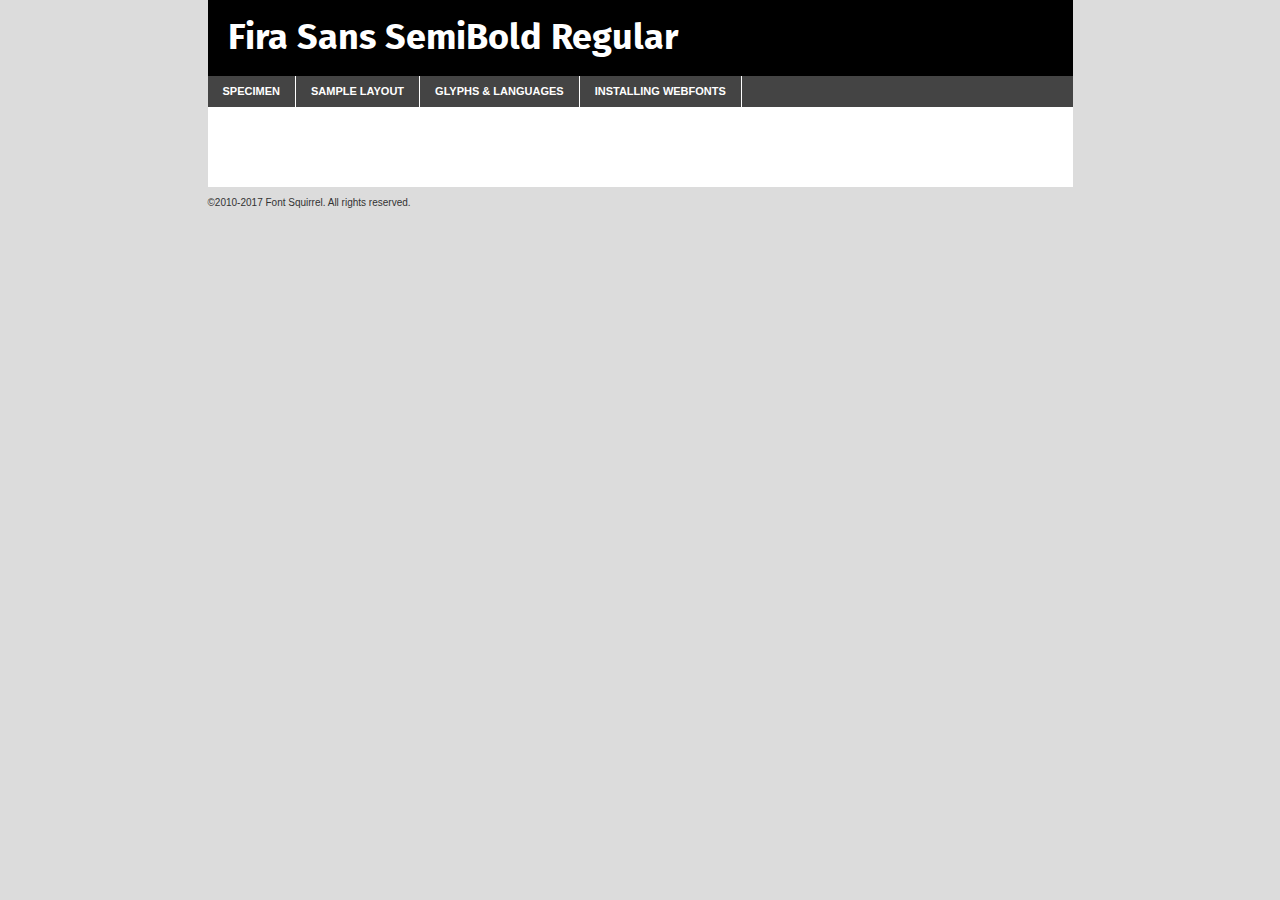
<file: webfontkit/firasans-semibold-demo.html>
<!DOCTYPE html PUBLIC "-//W3C//DTD XHTML 1.0 Transitional//EN"
        "http://www.w3.org/TR/xhtml1/DTD/xhtml1-transitional.dtd">

<html xmlns="http://www.w3.org/1999/xhtml" xml:lang="en" lang="en">
<head>
    <meta http-equiv="Content-Type" content="text/html; charset=utf-8"/>
    <script src="http://ajax.googleapis.com/ajax/libs/jquery/1.7.2/jquery.min.js" type="text/javascript" charset="utf-8"></script>
    <script type="text/javascript">
		(function($) {
			$.fn.easyTabs = function(option) {
				var param = jQuery.extend({ fadeSpeed: 'fast', defaultContent: 1, activeClass: 'active' }, option);
				$(this).each(function() {
					var thisId = '#' + this.id;
					if ( param.defaultContent == '' )
					{
						param.defaultContent = 1;
					}
					if ( typeof param.defaultContent == 'number' )
					{
						var defaultTab = $(thisId + ' .tabs li:eq(' + (param.defaultContent - 1) + ') a').attr('href').substr(1);
					}
					else
					{
						var defaultTab = param.defaultContent;
					}
					$(thisId + ' .tabs li a').each(function() {
						var tabToHide = $(this).attr('href').substr(1);
						$('#' + tabToHide).addClass('easytabs-tab-content');
					});
					hideAll();
					changeContent(defaultTab);

					function hideAll() {$(thisId + ' .easytabs-tab-content').hide();}

					function changeContent(tabId)
					{
						hideAll();
						$(thisId + ' .tabs li').removeClass(param.activeClass);
						$(thisId + ' .tabs li a[href=#' + tabId + ']').closest('li').addClass(param.activeClass);
						if ( param.fadeSpeed != 'none' )
						{
							$(thisId + ' #' + tabId).fadeIn(param.fadeSpeed);
						}
						else
						{
							$(thisId + ' #' + tabId).show();
						}
					}

					$(thisId + ' .tabs li').click(function() {
						var tabId = $(this).find('a').attr('href').substr(1);
						changeContent(tabId);
						return false;
					});
				});
			}
		})(jQuery);
    </script>
    <link rel="stylesheet" href="specimen_files/specimen_stylesheet.css" type="text/css" charset="utf-8"/>
    <link rel="stylesheet" href="stylesheet.css" type="text/css" charset="utf-8"/>

    <style type="text/css">
        		body {
			font-family: 'fira_sansbold';
        		}

            </style>

    <title>Fira Sans SemiBold Regular Specimen</title>


    <script type="text/javascript" charset="utf-8">
		$(document).ready(function() {
			$('#container').easyTabs({ defaultContent: 1 });
		});
    </script>
</head>

<body>
<div id="container">
    <div id="header">
		Fira Sans SemiBold Regular    </div>
    <ul class="tabs">
        <li><a href="#specimen">Specimen</a></li>
        <li><a href="#layout">Sample Layout</a></li>
		        <li><a href="#glyphs">Glyphs &amp; Languages</a></li>
        <li><a href="#installing">Installing Webfonts</a></li>

    </ul>

    <div id="main_content">


        <div id="specimen">

            <div class="section">
                <div class="grid12 firstcol">
                    <div class="huge">AaBb</div>
                </div>
            </div>

            <div class="section">
                <div class="glyph_range">A&#x200B;B&#x200b;C&#x200b;D&#x200b;E&#x200b;F&#x200b;G&#x200b;H&#x200b;I&#x200b;J&#x200b;K&#x200b;L&#x200b;M&#x200b;N&#x200b;O&#x200b;P&#x200b;Q&#x200b;R&#x200b;S&#x200b;T&#x200b;U&#x200b;V&#x200b;W&#x200b;X&#x200b;Y&#x200b;Z&#x200b;a&#x200b;b&#x200b;c&#x200b;d&#x200b;e&#x200b;f&#x200b;g&#x200b;h&#x200b;i&#x200b;j&#x200b;k&#x200b;l&#x200b;m&#x200b;n&#x200b;o&#x200b;p&#x200b;q&#x200b;r&#x200b;s&#x200b;t&#x200b;u&#x200b;v&#x200b;w&#x200b;x&#x200b;y&#x200b;z&#x200b;1&#x200b;2&#x200b;3&#x200b;4&#x200b;5&#x200b;6&#x200b;7&#x200b;8&#x200b;9&#x200b;0&#x200b;&amp;&#x200b;.&#x200b;,&#x200b;?&#x200b;!&#x200b;&#64;&#x200b;(&#x200b;)&#x200b;#&#x200b;$&#x200b;%&#x200b;*&#x200b;+&#x200b;-&#x200b;=&#x200b;:&#x200b;;</div>
            </div>
            <div class="section">
                <div class="grid12 firstcol">
                    <table class="sample_table">
                        <tr>
                            <td>10</td>
                            <td class="size10">abcdefghijklmnopqrstuvwxyzABCDEFGHIJKLMNOPQRSTUVWXYZ0123456789abcdefghijklmnopqrstuvwxyzABCDEFGHIJKLMNOPQRSTUVWXYZ0123456789abcdefghijklmnopqrstuvwxyzABCDEFGHIJKLMNOPQRSTUVWXYZ</td>
                        </tr>
                        <tr>
                            <td>11</td>
                            <td class="size11">abcdefghijklmnopqrstuvwxyzABCDEFGHIJKLMNOPQRSTUVWXYZ0123456789abcdefghijklmnopqrstuvwxyzABCDEFGHIJKLMNOPQRSTUVWXYZ0123456789abcdefghijklmnopqrstuvwxyzABCDEFGHIJKLMNOPQRSTUVWXYZ</td>
                        </tr>
                        <tr>
                            <td>12</td>
                            <td class="size12">abcdefghijklmnopqrstuvwxyzABCDEFGHIJKLMNOPQRSTUVWXYZ0123456789abcdefghijklmnopqrstuvwxyzABCDEFGHIJKLMNOPQRSTUVWXYZ0123456789abcdefghijklmnopqrstuvwxyzABCDEFGHIJKLMNOPQRSTUVWXYZ</td>
                        </tr>
                        <tr>
                            <td>13</td>
                            <td class="size13">abcdefghijklmnopqrstuvwxyzABCDEFGHIJKLMNOPQRSTUVWXYZ0123456789abcdefghijklmnopqrstuvwxyzABCDEFGHIJKLMNOPQRSTUVWXYZ0123456789abcdefghijklmnopqrstuvwxyzABCDEFGHIJKLMNOPQRSTUVWXYZ</td>
                        </tr>
                        <tr>
                            <td>14</td>
                            <td class="size14">abcdefghijklmnopqrstuvwxyzABCDEFGHIJKLMNOPQRSTUVWXYZ0123456789abcdefghijklmnopqrstuvwxyzABCDEFGHIJKLMNOPQRSTUVWXYZ0123456789abcdefghijklmnopqrstuvwxyzABCDEFGHIJKLMNOPQRSTUVWXYZ</td>
                        </tr>
                        <tr>
                            <td>16</td>
                            <td class="size16">abcdefghijklmnopqrstuvwxyzABCDEFGHIJKLMNOPQRSTUVWXYZ0123456789abcdefghijklmnopqrstuvwxyzABCDEFGHIJKLMNOPQRSTUVWXYZ</td>
                        </tr>
                        <tr>
                            <td>18</td>
                            <td class="size18">abcdefghijklmnopqrstuvwxyzABCDEFGHIJKLMNOPQRSTUVWXYZ0123456789abcdefghijklmnopqrstuvwxyzABCDEFGHIJKLMNOPQRSTUVWXYZ</td>
                        </tr>
                        <tr>
                            <td>20</td>
                            <td class="size20">abcdefghijklmnopqrstuvwxyzABCDEFGHIJKLMNOPQRSTUVWXYZ0123456789abcdefghijklmnopqrstuvwxyzABCDEFGHIJKLMNOPQRSTUVWXYZ</td>
                        </tr>
                        <tr>
                            <td>24</td>
                            <td class="size24">abcdefghijklmnopqrstuvwxyzABCDEFGHIJKLMNOPQRSTUVWXYZ0123456789abcdefghijklmnopqrstuvwxyzABCDEFGHIJKLMNOPQRSTUVWXYZ</td>
                        </tr>
                        <tr>
                            <td>30</td>
                            <td class="size30">abcdefghijklmnopqrstuvwxyzABCDEFGHIJKLMNOPQRSTUVWXYZ0123456789abcdefghijklmnopqrstuvwxyzABCDEFGHIJKLMNOPQRSTUVWXYZ</td>
                        </tr>
                        <tr>
                            <td>36</td>
                            <td class="size36">abcdefghijklmnopqrstuvwxyzABCDEFGHIJKLMNOPQRSTUVWXYZ0123456789abcdefghijklmnopqrstuvwxyzABCDEFGHIJKLMNOPQRSTUVWXYZ</td>
                        </tr>
                        <tr>
                            <td>48</td>
                            <td class="size48">abcdefghijklmnopqrstuvwxyzABCDEFGHIJKLMNOPQRSTUVWXYZ0123456789abcdefghijklmnopqrstuvwxyzABCDEFGHIJKLMNOPQRSTUVWXYZ</td>
                        </tr>
                        <tr>
                            <td>60</td>
                            <td class="size60">abcdefghijklmnopqrstuvwxyzABCDEFGHIJKLMNOPQRSTUVWXYZ0123456789abcdefghijklmnopqrstuvwxyzABCDEFGHIJKLMNOPQRSTUVWXYZ</td>
                        </tr>
                        <tr>
                            <td>72</td>
                            <td class="size72">abcdefghijklmnopqrstuvwxyzABCDEFGHIJKLMNOPQRSTUVWXYZ0123456789abcdefghijklmnopqrstuvwxyzABCDEFGHIJKLMNOPQRSTUVWXYZ</td>
                        </tr>
                        <tr>
                            <td>90</td>
                            <td class="size90">abcdefghijklmnopqrstuvwxyzABCDEFGHIJKLMNOPQRSTUVWXYZ0123456789abcdefghijklmnopqrstuvwxyzABCDEFGHIJKLMNOPQRSTUVWXYZ</td>
                        </tr>
                    </table>

                </div>

            </div>


            <div class="section" id="bodycomparison">


                <div id="xheight">
                    <div class="fontbody">&#x25FC;&#x25FC;&#x25FC;&#x25FC;&#x25FC;&#x25FC;&#x25FC;&#x25FC;&#x25FC;&#x25FC;&#x25FC;&#x25FC;&#x25FC;&#x25FC;&#x25FC;&#x25FC;&#x25FC;&#x25FC;&#x25FC;&#x25FC;&#x25FC;&#x25FC;&#x25FC;&#x25FC;&#x25FC;&#x25FC;&#x25FC;&#x25FC;&#x25FC;&#x25FC;&#x25FC;&#x25FC;&#x25FC;&#x25FC;&#x25FC;&#x25FC;&#x25FC;&#x25FC;&#x25FC;&#x25FC;&#x25FC;&#x25FC;&#x25FC;&#x25FC;&#x25FC;&#x25FC;&#x25FC;&#x25FC;&#x25FC;&#x25FC;&#x25FC;&#x25FC;&#x25FC;&#x25FC;&#x25FC;&#x25FC;&#x25FC;&#x25FC;&#x25FC;&#x25FC;&#x25FC;&#x25FC;&#x25FC;&#x25FC;&#x25FC;&#x25FC;&#x25FC;&#x25FC;&#x25FC;&#x25FC;&#x25FC;&#x25FC;&#x25FC;&#x25FC;&#x25FC;&#x25FC;&#x25FC;&#x25FC;&#x25FC;&#x25FC;&#x25FC;&#x25FC;&#x25FC;&#x25FC;&#x25FC;&#x25FC;&#x25FC;&#x25FC;&#x25FC;&#x25FC;&#x25FC;&#x25FC;&#x25FC;&#x25FC;&#x25FC;&#x25FC;&#x25FC;&#x25FC;&#x25FC;body</div>
                    <div class="arialbody">body</div>
                    <div class="verdanabody">body</div>
                    <div class="georgiabody">body</div>
                </div>
                <div class="fontbody" style="z-index:1">
                    body<span>Fira Sans SemiBold Regular</span>
                </div>
                <div class="arialbody" style="z-index:1">
                    body<span>Arial</span>
                </div>
                <div class="verdanabody" style="z-index:1">
                    body<span>Verdana</span>
                </div>
                <div class="georgiabody" style="z-index:1">
                    body<span>Georgia</span>
                </div>


            </div>


            <div class="section psample psample_row1" id="">

                <div class="grid2 firstcol">
                    <p class="size10"><span>10.</span>Aenean lacinia bibendum nulla sed consectetur. Fusce dapibus, tellus ac cursus commodo, tortor mauris condimentum nibh, ut fermentum massa justo sit amet risus. Nullam id dolor id nibh ultricies vehicula ut id elit. Cum sociis natoque penatibus et magnis dis parturient montes, nascetur ridiculus mus. Nulla vitae elit libero, a pharetra augue.</p>

                </div>
                <div class="grid3">
                    <p class="size11"><span>11.</span>Aenean lacinia bibendum nulla sed consectetur. Fusce dapibus, tellus ac cursus commodo, tortor mauris condimentum nibh, ut fermentum massa justo sit amet risus. Nullam id dolor id nibh ultricies vehicula ut id elit. Cum sociis natoque penatibus et magnis dis parturient montes, nascetur ridiculus mus. Nulla vitae elit libero, a pharetra augue.</p>

                </div>
                <div class="grid3">
                    <p class="size12"><span>12.</span>Aenean lacinia bibendum nulla sed consectetur. Fusce dapibus, tellus ac cursus commodo, tortor mauris condimentum nibh, ut fermentum massa justo sit amet risus. Nullam id dolor id nibh ultricies vehicula ut id elit. Cum sociis natoque penatibus et magnis dis parturient montes, nascetur ridiculus mus. Nulla vitae elit libero, a pharetra augue.</p>

                </div>
                <div class="grid4">
                    <p class="size13"><span>13.</span>Aenean lacinia bibendum nulla sed consectetur. Fusce dapibus, tellus ac cursus commodo, tortor mauris condimentum nibh, ut fermentum massa justo sit amet risus. Nullam id dolor id nibh ultricies vehicula ut id elit. Cum sociis natoque penatibus et magnis dis parturient montes, nascetur ridiculus mus. Nulla vitae elit libero, a pharetra augue.</p>

                </div>
                <div class="white_blend"></div>

            </div>
            <div class="section psample psample_row2" id="">
                <div class="grid3 firstcol">
                    <p class="size14"><span>14.</span>Aenean lacinia bibendum nulla sed consectetur. Fusce dapibus, tellus ac cursus commodo, tortor mauris condimentum nibh, ut fermentum massa justo sit amet risus. Nullam id dolor id nibh ultricies vehicula ut id elit. Cum sociis natoque penatibus et magnis dis parturient montes, nascetur ridiculus mus. Nulla vitae elit libero, a pharetra augue.</p>

                </div>
                <div class="grid4">
                    <p class="size16"><span>16.</span>Aenean lacinia bibendum nulla sed consectetur. Fusce dapibus, tellus ac cursus commodo, tortor mauris condimentum nibh, ut fermentum massa justo sit amet risus. Nullam id dolor id nibh ultricies vehicula ut id elit. Cum sociis natoque penatibus et magnis dis parturient montes, nascetur ridiculus mus. Nulla vitae elit libero, a pharetra augue.</p>

                </div>
                <div class="grid5">
                    <p class="size18"><span>18.</span>Aenean lacinia bibendum nulla sed consectetur. Fusce dapibus, tellus ac cursus commodo, tortor mauris condimentum nibh, ut fermentum massa justo sit amet risus. Nullam id dolor id nibh ultricies vehicula ut id elit. Cum sociis natoque penatibus et magnis dis parturient montes, nascetur ridiculus mus. Nulla vitae elit libero, a pharetra augue.</p>

                </div>

                <div class="white_blend"></div>

            </div>

            <div class="section psample psample_row3" id="">
                <div class="grid5 firstcol">
                    <p class="size20"><span>20.</span>Aenean lacinia bibendum nulla sed consectetur. Fusce dapibus, tellus ac cursus commodo, tortor mauris condimentum nibh, ut fermentum massa justo sit amet risus. Nullam id dolor id nibh ultricies vehicula ut id elit. Cum sociis natoque penatibus et magnis dis parturient montes, nascetur ridiculus mus. Nulla vitae elit libero, a pharetra augue.</p>
                </div>
                <div class="grid7">
                    <p class="size24"><span>24.</span>Aenean lacinia bibendum nulla sed consectetur. Fusce dapibus, tellus ac cursus commodo, tortor mauris condimentum nibh, ut fermentum massa justo sit amet risus. Nullam id dolor id nibh ultricies vehicula ut id elit. Cum sociis natoque penatibus et magnis dis parturient montes, nascetur ridiculus mus. Nulla vitae elit libero, a pharetra augue.</p>
                </div>

                <div class="white_blend"></div>

            </div>

            <div class="section psample psample_row4" id="">
                <div class="grid12 firstcol">
                    <p class="size30"><span>30.</span>Aenean lacinia bibendum nulla sed consectetur. Fusce dapibus, tellus ac cursus commodo, tortor mauris condimentum nibh, ut fermentum massa justo sit amet risus. Nullam id dolor id nibh ultricies vehicula ut id elit. Cum sociis natoque penatibus et magnis dis parturient montes, nascetur ridiculus mus. Nulla vitae elit libero, a pharetra augue.</p>
                </div>
                <div class="white_blend"></div>

            </div>


            <div class="section psample psample_row1 fullreverse">
                <div class="grid2 firstcol">
                    <p class="size10"><span>10.</span>Aenean lacinia bibendum nulla sed consectetur. Fusce dapibus, tellus ac cursus commodo, tortor mauris condimentum nibh, ut fermentum massa justo sit amet risus. Nullam id dolor id nibh ultricies vehicula ut id elit. Cum sociis natoque penatibus et magnis dis parturient montes, nascetur ridiculus mus. Nulla vitae elit libero, a pharetra augue.</p>

                </div>
                <div class="grid3">
                    <p class="size11"><span>11.</span>Aenean lacinia bibendum nulla sed consectetur. Fusce dapibus, tellus ac cursus commodo, tortor mauris condimentum nibh, ut fermentum massa justo sit amet risus. Nullam id dolor id nibh ultricies vehicula ut id elit. Cum sociis natoque penatibus et magnis dis parturient montes, nascetur ridiculus mus. Nulla vitae elit libero, a pharetra augue.</p>

                </div>
                <div class="grid3">
                    <p class="size12"><span>12.</span>Aenean lacinia bibendum nulla sed consectetur. Fusce dapibus, tellus ac cursus commodo, tortor mauris condimentum nibh, ut fermentum massa justo sit amet risus. Nullam id dolor id nibh ultricies vehicula ut id elit. Cum sociis natoque penatibus et magnis dis parturient montes, nascetur ridiculus mus. Nulla vitae elit libero, a pharetra augue.</p>

                </div>
                <div class="grid4">
                    <p class="size13"><span>13.</span>Aenean lacinia bibendum nulla sed consectetur. Fusce dapibus, tellus ac cursus commodo, tortor mauris condimentum nibh, ut fermentum massa justo sit amet risus. Nullam id dolor id nibh ultricies vehicula ut id elit. Cum sociis natoque penatibus et magnis dis parturient montes, nascetur ridiculus mus. Nulla vitae elit libero, a pharetra augue.</p>

                </div>
                <div class="black_blend"></div>

            </div>

            <div class="section psample psample_row2 fullreverse">
                <div class="grid3 firstcol">
                    <p class="size14"><span>14.</span>Aenean lacinia bibendum nulla sed consectetur. Fusce dapibus, tellus ac cursus commodo, tortor mauris condimentum nibh, ut fermentum massa justo sit amet risus. Nullam id dolor id nibh ultricies vehicula ut id elit. Cum sociis natoque penatibus et magnis dis parturient montes, nascetur ridiculus mus. Nulla vitae elit libero, a pharetra augue.</p>

                </div>
                <div class="grid4">
                    <p class="size16"><span>16.</span>Aenean lacinia bibendum nulla sed consectetur. Fusce dapibus, tellus ac cursus commodo, tortor mauris condimentum nibh, ut fermentum massa justo sit amet risus. Nullam id dolor id nibh ultricies vehicula ut id elit. Cum sociis natoque penatibus et magnis dis parturient montes, nascetur ridiculus mus. Nulla vitae elit libero, a pharetra augue.</p>

                </div>
                <div class="grid5">
                    <p class="size18"><span>18.</span>Aenean lacinia bibendum nulla sed consectetur. Fusce dapibus, tellus ac cursus commodo, tortor mauris condimentum nibh, ut fermentum massa justo sit amet risus. Nullam id dolor id nibh ultricies vehicula ut id elit. Cum sociis natoque penatibus et magnis dis parturient montes, nascetur ridiculus mus. Nulla vitae elit libero, a pharetra augue.</p>

                </div>
                <div class="black_blend"></div>

            </div>

            <div class="section psample fullreverse psample_row3" id="">
                <div class="grid5 firstcol">
                    <p class="size20"><span>20.</span>Aenean lacinia bibendum nulla sed consectetur. Fusce dapibus, tellus ac cursus commodo, tortor mauris condimentum nibh, ut fermentum massa justo sit amet risus. Nullam id dolor id nibh ultricies vehicula ut id elit. Cum sociis natoque penatibus et magnis dis parturient montes, nascetur ridiculus mus. Nulla vitae elit libero, a pharetra augue.</p>
                </div>
                <div class="grid7">
                    <p class="size24"><span>24.</span>Aenean lacinia bibendum nulla sed consectetur. Fusce dapibus, tellus ac cursus commodo, tortor mauris condimentum nibh, ut fermentum massa justo sit amet risus. Nullam id dolor id nibh ultricies vehicula ut id elit. Cum sociis natoque penatibus et magnis dis parturient montes, nascetur ridiculus mus. Nulla vitae elit libero, a pharetra augue.</p>
                </div>

                <div class="black_blend"></div>

            </div>

            <div class="section psample fullreverse psample_row4" id="" style="border-bottom: 20px #000 solid;">
                <div class="grid12 firstcol">
                    <p class="size30"><span>30.</span>Aenean lacinia bibendum nulla sed consectetur. Fusce dapibus, tellus ac cursus commodo, tortor mauris condimentum nibh, ut fermentum massa justo sit amet risus. Nullam id dolor id nibh ultricies vehicula ut id elit. Cum sociis natoque penatibus et magnis dis parturient montes, nascetur ridiculus mus. Nulla vitae elit libero, a pharetra augue.</p>
                </div>
                <div class="black_blend"></div>

            </div>


        </div>

        <div id="layout">

            <div class="section">

                <div class="grid12 firstcol">
                    <h1>Lorem Ipsum Dolor</h1>
                    <h2>Etiam porta sem malesuada magna mollis euismod</h2>

                    <p class="byline">By <a href="#link">Aenean Lacinia</a></p>
                </div>
            </div>
            <div class="section">
                <div class="grid8 firstcol">
                    <p class="large">Donec sed odio dui. Morbi leo risus, porta ac consectetur ac, vestibulum at eros. Fusce dapibus, tellus ac cursus commodo, tortor mauris condimentum nibh, ut fermentum massa justo sit amet risus. </p>


                    <h3>Pellentesque ornare sem</h3>

                    <p>Maecenas sed diam eget risus varius blandit sit amet non magna. Maecenas faucibus mollis interdum. Donec ullamcorper nulla non metus auctor fringilla. Nullam id dolor id nibh ultricies vehicula ut id elit. Nullam id dolor id nibh ultricies vehicula ut id elit. </p>

                    <p>Aenean eu leo quam. Pellentesque ornare sem lacinia quam venenatis vestibulum. Lorem ipsum dolor sit amet, consectetur adipiscing elit. Cum sociis natoque penatibus et magnis dis parturient montes, nascetur ridiculus mus. </p>

                    <p>Nulla vitae elit libero, a pharetra augue. Praesent commodo cursus magna, vel scelerisque nisl consectetur et. Aenean lacinia bibendum nulla sed consectetur. </p>

                    <p>Nullam quis risus eget urna mollis ornare vel eu leo. Nullam quis risus eget urna mollis ornare vel eu leo. Maecenas sed diam eget risus varius blandit sit amet non magna. Donec ullamcorper nulla non metus auctor fringilla. </p>

                    <h3>Cras mattis consectetur</h3>

                    <p>Aenean eu leo quam. Pellentesque ornare sem lacinia quam venenatis vestibulum. Aenean lacinia bibendum nulla sed consectetur. Integer posuere erat a ante venenatis dapibus posuere velit aliquet. Cras mattis consectetur purus sit amet fermentum. </p>

                    <p>Nullam id dolor id nibh ultricies vehicula ut id elit. Nullam quis risus eget urna mollis ornare vel eu leo. Cras mattis consectetur purus sit amet fermentum.</p>
                </div>

                <div class="grid4 sidebar">

                    <div class="box reverse">
                        <p class="last">Nullam quis risus eget urna mollis ornare vel eu leo. Donec ullamcorper nulla non metus auctor fringilla. Cras mattis consectetur purus sit amet fermentum. Sed posuere consectetur est at lobortis. Lorem ipsum dolor sit amet, consectetur adipiscing elit. </p>
                    </div>

                    <p class="caption">Maecenas sed diam eget risus varius.</p>

                    <p>Vestibulum id ligula porta felis euismod semper. Integer posuere erat a ante venenatis dapibus posuere velit aliquet. Vestibulum id ligula porta felis euismod semper. Sed posuere consectetur est at lobortis. Maecenas sed diam eget risus varius blandit sit amet non magna. Fusce dapibus, tellus ac cursus commodo, tortor mauris condimentum nibh, ut fermentum massa justo sit amet risus. </p>


                    <p>Duis mollis, est non commodo luctus, nisi erat porttitor ligula, eget lacinia odio sem nec elit. Aenean lacinia bibendum nulla sed consectetur. Vivamus sagittis lacus vel augue laoreet rutrum faucibus dolor auctor. Aenean lacinia bibendum nulla sed consectetur. Nullam quis risus eget urna mollis ornare vel eu leo. </p>

                    <p>Praesent commodo cursus magna, vel scelerisque nisl consectetur et. Donec ullamcorper nulla non metus auctor fringilla. Maecenas faucibus mollis interdum. Fusce dapibus, tellus ac cursus commodo, tortor mauris condimentum nibh, ut fermentum massa justo sit amet risus. </p>

                </div>
            </div>

        </div>


		

        <div id="glyphs">
            <div class="section">
                <div class="grid12 firstcol">

                    <h1>Language Support</h1>
                    <p>The subset of Fira Sans SemiBold Regular in this kit supports the following languages:<br/>

						Albanian, Basque, Breton, Chamorro, Danish, Dutch, English, Faroese, Finnish, French, Frisian, Galician, German, Icelandic, Italian, Malagasy, Norwegian, Portuguese, Spanish, Alsatian, Aragonese, Arapaho, Arrernte, Asturian, Aymara, Bislama, Cebuano, Corsican, Fijian, French_creole, Genoese, Gilbertese, Greenlandic, Haitian_creole, Hiligaynon, Hmong, Hopi, Ibanag, Iloko_ilokano, Indonesian, Interglossa_glosa, Interlingua, Irish_gaelic, Jerriais, Lojban, Lombard, Luxembourgeois, Manx, Mohawk, Norfolk_pitcairnese, Occitan, Oromo, Pangasinan, Papiamento, Piedmontese, Potawatomi, Rhaeto-romance, Romansh, Rotokas, Sami_lule, Samoan, Sardinian, Scots_gaelic, Seychelles_creole, Shona, Sicilian, Somali, Southern_ndebele, Swahili, Swati_swazi, Tagalog_filipino_pilipino, Tetum, Tok_pisin, Uyghur_latinized, Volapuk, Walloon, Warlpiri, Xhosa, Yapese, Zulu, Latinbasic, Ubasic, Demo                    </p>
                    <h1>Glyph Chart</h1>
                    <p>The subset of Fira Sans SemiBold Regular in this kit includes all the glyphs listed below. Unicode entities are included above each glyph to help you insert individual characters into your layout.</p>
                    <div id="glyph_chart">

																				                                <div><p>&amp;#13;</p>&#13;</div>
																				                                <div><p>&amp;#32;</p>&#32;</div>
																				                                <div><p>&amp;#33;</p>&#33;</div>
																				                                <div><p>&amp;#34;</p>&#34;</div>
																				                                <div><p>&amp;#35;</p>&#35;</div>
																				                                <div><p>&amp;#36;</p>&#36;</div>
																				                                <div><p>&amp;#37;</p>&#37;</div>
																				                                <div><p>&amp;#38;</p>&#38;</div>
																				                                <div><p>&amp;#39;</p>&#39;</div>
																				                                <div><p>&amp;#40;</p>&#40;</div>
																				                                <div><p>&amp;#41;</p>&#41;</div>
																				                                <div><p>&amp;#42;</p>&#42;</div>
																				                                <div><p>&amp;#43;</p>&#43;</div>
																				                                <div><p>&amp;#44;</p>&#44;</div>
																				                                <div><p>&amp;#45;</p>&#45;</div>
																				                                <div><p>&amp;#46;</p>&#46;</div>
																				                                <div><p>&amp;#47;</p>&#47;</div>
																				                                <div><p>&amp;#48;</p>&#48;</div>
																				                                <div><p>&amp;#49;</p>&#49;</div>
																				                                <div><p>&amp;#50;</p>&#50;</div>
																				                                <div><p>&amp;#51;</p>&#51;</div>
																				                                <div><p>&amp;#52;</p>&#52;</div>
																				                                <div><p>&amp;#53;</p>&#53;</div>
																				                                <div><p>&amp;#54;</p>&#54;</div>
																				                                <div><p>&amp;#55;</p>&#55;</div>
																				                                <div><p>&amp;#56;</p>&#56;</div>
																				                                <div><p>&amp;#57;</p>&#57;</div>
																				                                <div><p>&amp;#58;</p>&#58;</div>
																				                                <div><p>&amp;#59;</p>&#59;</div>
																				                                <div><p>&amp;#60;</p>&#60;</div>
																				                                <div><p>&amp;#61;</p>&#61;</div>
																				                                <div><p>&amp;#62;</p>&#62;</div>
																				                                <div><p>&amp;#63;</p>&#63;</div>
																				                                <div><p>&amp;#64;</p>&#64;</div>
																				                                <div><p>&amp;#65;</p>&#65;</div>
																				                                <div><p>&amp;#66;</p>&#66;</div>
																				                                <div><p>&amp;#67;</p>&#67;</div>
																				                                <div><p>&amp;#68;</p>&#68;</div>
																				                                <div><p>&amp;#69;</p>&#69;</div>
																				                                <div><p>&amp;#70;</p>&#70;</div>
																				                                <div><p>&amp;#71;</p>&#71;</div>
																				                                <div><p>&amp;#72;</p>&#72;</div>
																				                                <div><p>&amp;#73;</p>&#73;</div>
																				                                <div><p>&amp;#74;</p>&#74;</div>
																				                                <div><p>&amp;#75;</p>&#75;</div>
																				                                <div><p>&amp;#76;</p>&#76;</div>
																				                                <div><p>&amp;#77;</p>&#77;</div>
																				                                <div><p>&amp;#78;</p>&#78;</div>
																				                                <div><p>&amp;#79;</p>&#79;</div>
																				                                <div><p>&amp;#80;</p>&#80;</div>
																				                                <div><p>&amp;#81;</p>&#81;</div>
																				                                <div><p>&amp;#82;</p>&#82;</div>
																				                                <div><p>&amp;#83;</p>&#83;</div>
																				                                <div><p>&amp;#84;</p>&#84;</div>
																				                                <div><p>&amp;#85;</p>&#85;</div>
																				                                <div><p>&amp;#86;</p>&#86;</div>
																				                                <div><p>&amp;#87;</p>&#87;</div>
																				                                <div><p>&amp;#88;</p>&#88;</div>
																				                                <div><p>&amp;#89;</p>&#89;</div>
																				                                <div><p>&amp;#90;</p>&#90;</div>
																				                                <div><p>&amp;#91;</p>&#91;</div>
																				                                <div><p>&amp;#92;</p>&#92;</div>
																				                                <div><p>&amp;#93;</p>&#93;</div>
																				                                <div><p>&amp;#94;</p>&#94;</div>
																				                                <div><p>&amp;#95;</p>&#95;</div>
																				                                <div><p>&amp;#96;</p>&#96;</div>
																				                                <div><p>&amp;#97;</p>&#97;</div>
																				                                <div><p>&amp;#98;</p>&#98;</div>
																				                                <div><p>&amp;#99;</p>&#99;</div>
																				                                <div><p>&amp;#100;</p>&#100;</div>
																				                                <div><p>&amp;#101;</p>&#101;</div>
																				                                <div><p>&amp;#102;</p>&#102;</div>
																				                                <div><p>&amp;#103;</p>&#103;</div>
																				                                <div><p>&amp;#104;</p>&#104;</div>
																				                                <div><p>&amp;#105;</p>&#105;</div>
																				                                <div><p>&amp;#106;</p>&#106;</div>
																				                                <div><p>&amp;#107;</p>&#107;</div>
																				                                <div><p>&amp;#108;</p>&#108;</div>
																				                                <div><p>&amp;#109;</p>&#109;</div>
																				                                <div><p>&amp;#110;</p>&#110;</div>
																				                                <div><p>&amp;#111;</p>&#111;</div>
																				                                <div><p>&amp;#112;</p>&#112;</div>
																				                                <div><p>&amp;#113;</p>&#113;</div>
																				                                <div><p>&amp;#114;</p>&#114;</div>
																				                                <div><p>&amp;#115;</p>&#115;</div>
																				                                <div><p>&amp;#116;</p>&#116;</div>
																				                                <div><p>&amp;#117;</p>&#117;</div>
																				                                <div><p>&amp;#118;</p>&#118;</div>
																				                                <div><p>&amp;#119;</p>&#119;</div>
																				                                <div><p>&amp;#120;</p>&#120;</div>
																				                                <div><p>&amp;#121;</p>&#121;</div>
																				                                <div><p>&amp;#122;</p>&#122;</div>
																				                                <div><p>&amp;#123;</p>&#123;</div>
																				                                <div><p>&amp;#124;</p>&#124;</div>
																				                                <div><p>&amp;#125;</p>&#125;</div>
																				                                <div><p>&amp;#126;</p>&#126;</div>
																				                                <div><p>&amp;#160;</p>&#160;</div>
																				                                <div><p>&amp;#161;</p>&#161;</div>
																				                                <div><p>&amp;#162;</p>&#162;</div>
																				                                <div><p>&amp;#163;</p>&#163;</div>
																				                                <div><p>&amp;#164;</p>&#164;</div>
																				                                <div><p>&amp;#165;</p>&#165;</div>
																				                                <div><p>&amp;#166;</p>&#166;</div>
																				                                <div><p>&amp;#167;</p>&#167;</div>
																				                                <div><p>&amp;#168;</p>&#168;</div>
																				                                <div><p>&amp;#169;</p>&#169;</div>
																				                                <div><p>&amp;#170;</p>&#170;</div>
																				                                <div><p>&amp;#171;</p>&#171;</div>
																				                                <div><p>&amp;#172;</p>&#172;</div>
																				                                <div><p>&amp;#173;</p>&#173;</div>
																				                                <div><p>&amp;#174;</p>&#174;</div>
																				                                <div><p>&amp;#175;</p>&#175;</div>
																				                                <div><p>&amp;#176;</p>&#176;</div>
																				                                <div><p>&amp;#177;</p>&#177;</div>
																				                                <div><p>&amp;#178;</p>&#178;</div>
																				                                <div><p>&amp;#179;</p>&#179;</div>
																				                                <div><p>&amp;#180;</p>&#180;</div>
																				                                <div><p>&amp;#181;</p>&#181;</div>
																				                                <div><p>&amp;#182;</p>&#182;</div>
																				                                <div><p>&amp;#183;</p>&#183;</div>
																				                                <div><p>&amp;#184;</p>&#184;</div>
																				                                <div><p>&amp;#185;</p>&#185;</div>
																				                                <div><p>&amp;#186;</p>&#186;</div>
																				                                <div><p>&amp;#187;</p>&#187;</div>
																				                                <div><p>&amp;#188;</p>&#188;</div>
																				                                <div><p>&amp;#189;</p>&#189;</div>
																				                                <div><p>&amp;#190;</p>&#190;</div>
																				                                <div><p>&amp;#191;</p>&#191;</div>
																				                                <div><p>&amp;#192;</p>&#192;</div>
																				                                <div><p>&amp;#193;</p>&#193;</div>
																				                                <div><p>&amp;#194;</p>&#194;</div>
																				                                <div><p>&amp;#195;</p>&#195;</div>
																				                                <div><p>&amp;#196;</p>&#196;</div>
																				                                <div><p>&amp;#197;</p>&#197;</div>
																				                                <div><p>&amp;#198;</p>&#198;</div>
																				                                <div><p>&amp;#199;</p>&#199;</div>
																				                                <div><p>&amp;#200;</p>&#200;</div>
																				                                <div><p>&amp;#201;</p>&#201;</div>
																				                                <div><p>&amp;#202;</p>&#202;</div>
																				                                <div><p>&amp;#203;</p>&#203;</div>
																				                                <div><p>&amp;#204;</p>&#204;</div>
																				                                <div><p>&amp;#205;</p>&#205;</div>
																				                                <div><p>&amp;#206;</p>&#206;</div>
																				                                <div><p>&amp;#207;</p>&#207;</div>
																				                                <div><p>&amp;#208;</p>&#208;</div>
																				                                <div><p>&amp;#209;</p>&#209;</div>
																				                                <div><p>&amp;#210;</p>&#210;</div>
																				                                <div><p>&amp;#211;</p>&#211;</div>
																				                                <div><p>&amp;#212;</p>&#212;</div>
																				                                <div><p>&amp;#213;</p>&#213;</div>
																				                                <div><p>&amp;#214;</p>&#214;</div>
																				                                <div><p>&amp;#215;</p>&#215;</div>
																				                                <div><p>&amp;#216;</p>&#216;</div>
																				                                <div><p>&amp;#217;</p>&#217;</div>
																				                                <div><p>&amp;#218;</p>&#218;</div>
																				                                <div><p>&amp;#219;</p>&#219;</div>
																				                                <div><p>&amp;#220;</p>&#220;</div>
																				                                <div><p>&amp;#221;</p>&#221;</div>
																				                                <div><p>&amp;#222;</p>&#222;</div>
																				                                <div><p>&amp;#223;</p>&#223;</div>
																				                                <div><p>&amp;#224;</p>&#224;</div>
																				                                <div><p>&amp;#225;</p>&#225;</div>
																				                                <div><p>&amp;#226;</p>&#226;</div>
																				                                <div><p>&amp;#227;</p>&#227;</div>
																				                                <div><p>&amp;#228;</p>&#228;</div>
																				                                <div><p>&amp;#229;</p>&#229;</div>
																				                                <div><p>&amp;#230;</p>&#230;</div>
																				                                <div><p>&amp;#231;</p>&#231;</div>
																				                                <div><p>&amp;#232;</p>&#232;</div>
																				                                <div><p>&amp;#233;</p>&#233;</div>
																				                                <div><p>&amp;#234;</p>&#234;</div>
																				                                <div><p>&amp;#235;</p>&#235;</div>
																				                                <div><p>&amp;#236;</p>&#236;</div>
																				                                <div><p>&amp;#237;</p>&#237;</div>
																				                                <div><p>&amp;#238;</p>&#238;</div>
																				                                <div><p>&amp;#239;</p>&#239;</div>
																				                                <div><p>&amp;#240;</p>&#240;</div>
																				                                <div><p>&amp;#241;</p>&#241;</div>
																				                                <div><p>&amp;#242;</p>&#242;</div>
																				                                <div><p>&amp;#243;</p>&#243;</div>
																				                                <div><p>&amp;#244;</p>&#244;</div>
																				                                <div><p>&amp;#245;</p>&#245;</div>
																				                                <div><p>&amp;#246;</p>&#246;</div>
																				                                <div><p>&amp;#247;</p>&#247;</div>
																				                                <div><p>&amp;#248;</p>&#248;</div>
																				                                <div><p>&amp;#249;</p>&#249;</div>
																				                                <div><p>&amp;#250;</p>&#250;</div>
																				                                <div><p>&amp;#251;</p>&#251;</div>
																				                                <div><p>&amp;#252;</p>&#252;</div>
																				                                <div><p>&amp;#253;</p>&#253;</div>
																				                                <div><p>&amp;#254;</p>&#254;</div>
																				                                <div><p>&amp;#255;</p>&#255;</div>
																				                                <div><p>&amp;#338;</p>&#338;</div>
																				                                <div><p>&amp;#339;</p>&#339;</div>
																				                                <div><p>&amp;#376;</p>&#376;</div>
																				                                <div><p>&amp;#710;</p>&#710;</div>
																				                                <div><p>&amp;#732;</p>&#732;</div>
																				                                <div><p>&amp;#8192;</p>&#8192;</div>
																				                                <div><p>&amp;#8193;</p>&#8193;</div>
																				                                <div><p>&amp;#8194;</p>&#8194;</div>
																				                                <div><p>&amp;#8195;</p>&#8195;</div>
																				                                <div><p>&amp;#8196;</p>&#8196;</div>
																				                                <div><p>&amp;#8197;</p>&#8197;</div>
																				                                <div><p>&amp;#8198;</p>&#8198;</div>
																				                                <div><p>&amp;#8199;</p>&#8199;</div>
																				                                <div><p>&amp;#8200;</p>&#8200;</div>
																				                                <div><p>&amp;#8201;</p>&#8201;</div>
																				                                <div><p>&amp;#8202;</p>&#8202;</div>
																				                                <div><p>&amp;#8208;</p>&#8208;</div>
																				                                <div><p>&amp;#8209;</p>&#8209;</div>
																				                                <div><p>&amp;#8210;</p>&#8210;</div>
																				                                <div><p>&amp;#8211;</p>&#8211;</div>
																				                                <div><p>&amp;#8212;</p>&#8212;</div>
																				                                <div><p>&amp;#8216;</p>&#8216;</div>
																				                                <div><p>&amp;#8217;</p>&#8217;</div>
																				                                <div><p>&amp;#8218;</p>&#8218;</div>
																				                                <div><p>&amp;#8220;</p>&#8220;</div>
																				                                <div><p>&amp;#8221;</p>&#8221;</div>
																				                                <div><p>&amp;#8222;</p>&#8222;</div>
																				                                <div><p>&amp;#8226;</p>&#8226;</div>
																				                                <div><p>&amp;#8230;</p>&#8230;</div>
																				                                <div><p>&amp;#8239;</p>&#8239;</div>
																				                                <div><p>&amp;#8249;</p>&#8249;</div>
																				                                <div><p>&amp;#8250;</p>&#8250;</div>
																				                                <div><p>&amp;#8287;</p>&#8287;</div>
																				                                <div><p>&amp;#8364;</p>&#8364;</div>
																				                                <div><p>&amp;#8482;</p>&#8482;</div>
																				                                <div><p>&amp;#9724;</p>&#9724;</div>
																				                                <div><p>&amp;#64257;</p>&#64257;</div>
																				                                <div><p>&amp;#64258;</p>&#64258;</div>
																				                                <div><p>&amp;#64259;</p>&#64259;</div>
																				                                <div><p>&amp;#64260;</p>&#64260;</div>
																																																										                    </div>
                </div>


            </div>
        </div>


        <div id="specs">

        </div>

        <div id="installing">
            <div class="section">
                <div class="grid7 firstcol">
                    <h1>Installing Webfonts</h1>

                    <p>Webfonts are supported by all major browser platforms but not all in the same way. There are currently four different font formats that must be included in order to target all browsers. This includes TTF, WOFF, EOT and SVG.</p>

                    <h2>1. Upload your webfonts</h2>
                    <p>You must upload your webfont kit to your website. They should be in or near the same directory as your CSS files.</p>

                    <h2>2. Include the webfont stylesheet</h2>
                    <p>A special CSS @font-face declaration helps the various browsers select the appropriate font it needs without causing you a bunch of headaches. Learn more about this syntax by reading the <a href="https://www.fontspring.com/blog/further-hardening-of-the-bulletproof-syntax">Fontspring blog post</a> about it. The code for it is as follows:</p>


                    <code>
                        @font-face{
                        font-family: 'MyWebFont';
                        src: url('WebFont.eot');
                        src: url('WebFont.eot?#iefix') format('embedded-opentype'),
                        url('WebFont.woff') format('woff'),
                        url('WebFont.ttf') format('truetype'),
                        url('WebFont.svg#webfont') format('svg');
                        }
                    </code>

                    <p>We've already gone ahead and generated the code for you. All you have to do is link to the stylesheet in your HTML, like this:</p>
                    <code>&lt;link rel=&quot;stylesheet&quot; href=&quot;stylesheet.css&quot; type=&quot;text/css&quot; charset=&quot;utf-8&quot; /&gt;</code>

                    <h2>3. Modify your own stylesheet</h2>
                    <p>To take advantage of your new fonts, you must tell your stylesheet to use them. Look at the original @font-face declaration above and find the property called "font-family." The name linked there will be what you use to reference the font. Prepend that webfont name to the font stack in the "font-family" property, inside the selector you want to change. For example:</p>
                    <code>p { font-family: 'WebFont', Arial, sans-serif; }</code>

                    <h2>4. Test</h2>
                    <p>Getting webfonts to work cross-browser <em>can</em> be tricky. Use the information in the sidebar to help you if you find that fonts aren't loading in a particular browser.</p>
                </div>

                <div class="grid5 sidebar">
                    <div class="box">
                        <h2>Troubleshooting<br/>Font-Face Problems</h2>
                        <p>Having trouble getting your webfonts to load in your new website? Here are some tips to sort out what might be the problem.</p>

                        <h3>Fonts not showing in any browser</h3>

                        <p>This sounds like you need to work on the plumbing. You either did not upload the fonts to the correct directory, or you did not link the fonts properly in the CSS. If you've confirmed that all this is correct and you still have a problem, take a look at your .htaccess file and see if requests are getting intercepted.</p>

                        <h3>Fonts not loading in iPhone or iPad</h3>

                        <p>The most common problem here is that you are serving the fonts from an IIS server. IIS refuses to serve files that have unknown MIME types. If that is the case, you must set the MIME type for SVG to "image/svg+xml" in the server settings. Follow these instructions from Microsoft if you need help.</p>

                        <h3>Fonts not loading in Firefox</h3>

                        <p>The primary reason for this failure? You are still using a version Firefox older than 3.5. So upgrade already! If that isn't it, then you are very likely serving fonts from a different domain. Firefox requires that all font assets be served from the same domain. Lastly it is possible that you need to add WOFF to your list of MIME types (if you are serving via IIS.)</p>

                        <h3>Fonts not loading in IE</h3>

                        <p>Are you looking at Internet Explorer on an actual Windows machine or are you cheating by using a service like Adobe BrowserLab? Many of these screenshot services do not render @font-face for IE. Best to test it on a real machine.</p>

                        <h3>Fonts not loading in IE9</h3>

                        <p>IE9, like Firefox, requires that fonts be served from the same domain as the website. Make sure that is the case.</p>
                    </div>
                </div>
            </div>

        </div>

    </div>
    <div id="footer">
        <p>&copy;2010-2017 Font Squirrel. All rights reserved.</p>
    </div>
</div>
</body>
</html>
</file>
<file: style.css>
:root {
  font-family: FiraSans;
  --my-space-blue: #002d62;
}

body {
  margin: 0px;
  padding: 0px;
  display: flex;
}

@font-face {
  font-family: FiraSans;
  src: url(./webfontkit/firasans-regular-webfont.woff),
    url(./webfontkit/firasans-regular-webfont.woff2);
}
@font-face {
  font-family: FiraSansBold;
  src: url(./webfontkit/firasans-bold-webfont.woff),
    url(./webfontkit/firasans-bold-webfont.woff2);
}
@font-face {
  font-family: FiraSansBold2;
  src: url(.././fira-sans/FiraSans-Bold.otf);
}

fieldset {
  border: 0;
}

input:focus {
  outline: none;
  border-color: var(--my-space-blue);
  box-shadow: rgba(0, 0, 0, 0.35) 5px 10px 15px;
}

.password-input input:invalid {
  outline: none;
  border-color: red;
}

.text-container {
  height: 25vh;
  max-width: 75%;
  display: flex;
  padding-left: 40px;
  font-family: FiraSansBold;
  font-size: 18px;
}

.form-container {
  box-shadow: rgba(0, 0, 0, 0.35) 0px 5px 15px;
  height: 50vh;
  width: 100%;
}

.name-input,
.email-phone,
.password-input {
  display: flex;
  gap: 60px;
  padding: 10px;
}

input {
  width: 18vw;
  height: 4vh;
  border-color: #e5e7eb;
  border-radius: 5px;
}

form,
label {
  display: flex;
}

label {
  font-size: 12px;
  color: #002244;
}

form {
  padding-left: 40px;
}

.form-container > h3 {
  padding-left: 45px;
}

.rispace-img {
  width: 100px;
  height: 100px;
  position: absolute;
  left: 20px;
  top: 10px;
}

.rispace-img:hover {
  opacity: 0.8;
  transition: 0.2s;
  cursor: pointer;
}

.left-side {
  height: 100vh;
}

.logo > p {
  font-size: 10px;
  color: antiquewhite;
  position: absolute;
  bottom: 5px;
  left: 150px;
}

.logo > p > a {
  color: whitesmoke;
}
.rocket-img {
  display: block;
  width: 450px;
  height: 100%;
  border-image: 40 round;
}

.create-account {
  display: flex;
  flex-direction: column;
  align-items: center;
  justify-content: center;
  padding-top: 30px;
}

.create-account button {
  border-radius: 8px;
  font-size: 16px;
  padding: 10px;
  cursor: pointer;
  width: 20vw;
  background-color: var(--my-space-blue);
  color: white;
  font-weight: 800;
}

.create-account button:hover {
  opacity: 0.8;
  transition: 0.2s;
}

.login-redirect {
  font-size: 12px;
}

.login-redirect a {
  color: var(--my-space-blue);
}

.login-redirect a:hover {
  opacity: 0.8;
  transition: 0.2s;
}

.right-side {
  display: flex;
  flex-direction: column;
  justify-content: center;
}

.main-container {
  display: flex;
}
</file>
<file: webfontkit/stylesheet.css>
/*! Generated by Font Squirrel (https://www.fontsquirrel.com) on October 23, 2024 */



@font-face {
    font-family: 'fira_sansregular';
    src: url('firasans-regular-webfont.woff2') format('woff2'),
         url('firasans-regular-webfont.woff') format('woff');
    font-weight: normal;
    font-style: normal;

}




@font-face {
    font-family: 'fira_sansbold';
    src: url('firasans-bold-webfont.woff2') format('woff2'),
         url('firasans-bold-webfont.woff') format('woff');
    font-weight: normal;
    font-style: normal;

}
</file>
<file: webfontkit/specimen_files/specimen_stylesheet.css>
@import url('grid_12-825-55-15.css');

/*  
	CSS Reset by Eric Meyer - Released under Public Domain
    http://meyerweb.com/eric/tools/css/reset/
*/
html, body, div, span, applet, object, iframe,
h1, h2, h3, h4, h5, h6, p, blockquote, pre,
a, abbr, acronym, address, big, cite, code,
del, dfn, em, font, img, ins, kbd, q, s, samp,
small, strike, strong, sub, sup, tt, var,
b, u, i, center, dl, dt, dd, ol, ul, li,
fieldset, form, label, legend, table,
caption, tbody, tfoot, thead, tr, th, td {
	margin:         0;
	padding:        0;
	border:         0;
	outline:        0;
	font-size:      100%;
	vertical-align: baseline;
	background:     transparent;
}

body {
	line-height: 1;
}

ol, ul {
	list-style: none;
}

blockquote, q {
	quotes: none;
}

blockquote:before, blockquote:after,
q:before, q:after {
	content: '';
	content: none;
}

:focus {
	outline: 0;
}

ins {
	text-decoration: none;
}

del {
	text-decoration: line-through;
}

table {
	border-collapse: collapse;
	border-spacing:  0;
}


body {
	color:            #000;
	background-color: #dcdcdc;
}

a {
	text-decoration: none;
	color:           #1883ba;
}

h1 {
	font-size:     32px;
	font-weight:   normal;
	font-style:    normal;
	margin-bottom: 18px;
}

h2 {
	font-size: 18px;
}

#container {
	width:  865px;
	margin: 0px auto;
}


#header {
	padding:          20px;
	font-size:        36px;
	background-color: #000;
	color:            #fff;
}

#header span {
	color: #666;
}

#main_content {
	background-color: #fff;
	padding:          60px 20px 20px;
}


#footer p {
	margin:         0;
	padding-top:    10px;
	padding-bottom: 50px;
	color:          #333;
	font:           10px Arial, sans-serif;
}

.tabs {
	width:            100%;
	height:           31px;
	background-color: #444;
}

.tabs li {
	float:            left;
	margin:           0;
	overflow:         hidden;
	background-color: #444;
}

.tabs li a {
	display:         block;
	color:           #fff;
	text-decoration: none;
	font:            bold 11px/11px 'Arial';
	text-transform:  uppercase;
	padding:         10px 15px;
	border-right:    1px solid #fff;
}

.tabs li a:hover {
	background-color: #00b3ff;

}

.tabs li.active a {
	color:            #000;
	background-color: #fff;
}


div.huge {

	font-size:      300px;
	line-height:    1em;
	padding:        0;
	letter-spacing: -.02em;
	overflow:       hidden;
}

div.glyph_range {
	font-size:   72px;
	line-height: 1.1em;
}

.size10 {
	font-size: 10px;
}

.size11 {
	font-size: 11px;
}

.size12 {
	font-size: 12px;
}

.size13 {
	font-size: 13px;
}

.size14 {
	font-size: 14px;
}

.size16 {
	font-size: 16px;
}

.size18 {
	font-size: 18px;
}

.size20 {
	font-size: 20px;
}

.size24 {
	font-size: 24px;
}

.size30 {
	font-size: 30px;
}

.size36 {
	font-size: 36px;
}

.size48 {
	font-size: 48px;
}

.size60 {
	font-size: 60px;
}

.size72 {
	font-size: 72px;
}

.size90 {
	font-size: 90px;
}


.psample_row1 {
	height: 120px;
}

.psample_row1 {
	height: 120px;
}

.psample_row2 {
	height: 160px;
}

.psample_row3 {
	height: 160px;
}

.psample_row4 {
	height: 160px;
}

.psample {
	overflow: hidden;
	position: relative;
}

.psample p {
	line-height: 1.3em;
	display:     block;
	overflow:    hidden;
	margin:      0;
}

.psample span {
	margin-right: .5em;
}

.white_blend {
	width:            100%;
	height:           61px;
	background-image: url([data-uri]);
	position:         absolute;
	bottom:           0;
}

.black_blend {
	width:            100%;
	height:           61px;
	background-image: url([data-uri]);
	position:         absolute;
	bottom:           0;
}

.fullreverse {
	background:    #000 !important;
	color:         #fff !important;
	margin-left:   -20px;
	padding-left:  20px;
	margin-right:  -20px;
	padding-right: 20px;
	padding:       20px;
	margin-bottom: 0;
}


.sample_table td {
	padding-top:    3px;
	padding-bottom: 5px;
	padding-left:   5px;
	vertical-align: middle;
	line-height:    1.2em;
}

.sample_table td:first-child {
	background-color: #eee;
	text-align:       right;
	padding-right:    5px;
	padding-left:     0;
	padding:          5px;
	font:             11px/12px 'Courier New', Courier, mono;
}

code {
	white-space:      pre;
	background-color: #eee;
	display:          block;
	padding:          10px;
	margin-bottom:    18px;
	overflow:         auto;
}


.bottom, .last {
	margin-bottom:  0 !important;
	padding-bottom: 0 !important;
}

.box {
	padding:       18px;
	margin-bottom: 18px;
	background:    #eee;
}

.reverse, .reversed {
	background: #000 !important;
	color:      #fff !important;
	border:     none !important;
}

#bodycomparison {
	position:    relative;
	overflow:    hidden;
	font-size:   72px;
	height:      90px;
	white-space: nowrap;
}

#bodycomparison div {
	font-size:   72px;
	line-height: 90px;
	display:     inline;
	margin:      0 15px 0 0;
	padding:     0;
}

#bodycomparison div span {
	font:     10px Arial;
	position: absolute;
	left:     0;
}

#xheight {
	float:       none;
	position:    absolute;
	color:       #d9f3ff;
	font-size:   72px;
	line-height: 90px;
}

.fontbody {
	position: relative;
}

.arialbody {
	font-family: Arial;
	position:    relative;
}

.verdanabody {
	font-family: Verdana;
	position:    relative;
}

.georgiabody {
	font-family: Georgia;
	position:    relative;
}

/* @group Layout page
 */

#layout h1 {
	font-size:   36px;
	line-height: 42px;
	font-weight: normal;
	font-style:  normal;
}

#layout h2 {
	font-size:   24px;
	line-height: 23px;
	font-weight: normal;
	font-style:  normal;
}

#layout h3 {
	font-size:   22px;
	line-height: 1.4em;
	margin-top:  1em;
	font-weight: normal;
	font-style:  normal;
}


#layout p.byline {
	font-size:     12px;
	margin-top:    18px;
	line-height:   12px;
	margin-bottom: 0;
}

#layout p {
	font-size:     14px;
	line-height:   21px;
	margin-bottom: .5em;
}

#layout p.large {
	font-size:   18px;
	line-height: 26px;
}

#layout .sidebar p {
	font-size:   12px;
	line-height: 1.4em;
}

#layout p.caption {
	font-size:     10px;
	margin-top:    -16px;
	margin-bottom: 18px;
}

/* @end */

/* @group Glyphs */

#glyph_chart div {
	background-color: #d9f3ff;
	color:            black;
	float:            left;
	font-size:        36px;
	height:           1.2em;
	line-height:      1.2em;
	margin-bottom:    1px;
	margin-right:     1px;
	text-align:       center;
	width:            1.2em;
	position:         relative;
	padding:          .6em .2em .2em;
}

#glyph_chart div p {
	position:         absolute;
	left:             0;
	top:              0;
	display:          block;
	text-align:       center;
	font:             bold 9px Arial, sans-serif;
	background-color: #3a768f;
	width:            100%;
	color:            #fff;
	padding:          2px 0;
}


#glyphs h1 {
	font-family: Arial, sans-serif;
}

/* @end */

/* @group Installing */

#installing {
	font: 13px Arial, sans-serif;
}

#installing p,
#glyphs p {
	line-height:   1.2em;
	margin-bottom: 18px;
	font:          13px Arial, sans-serif;
}


#installing h3 {
	font-size:  15px;
	margin-top: 18px;
}

/* @end */

#rendering h1 {
	font-family: Arial, sans-serif;
}

.render_table td {
	font:           11px 'Courier New', Courier, mono;
	vertical-align: middle;
}
</file>
